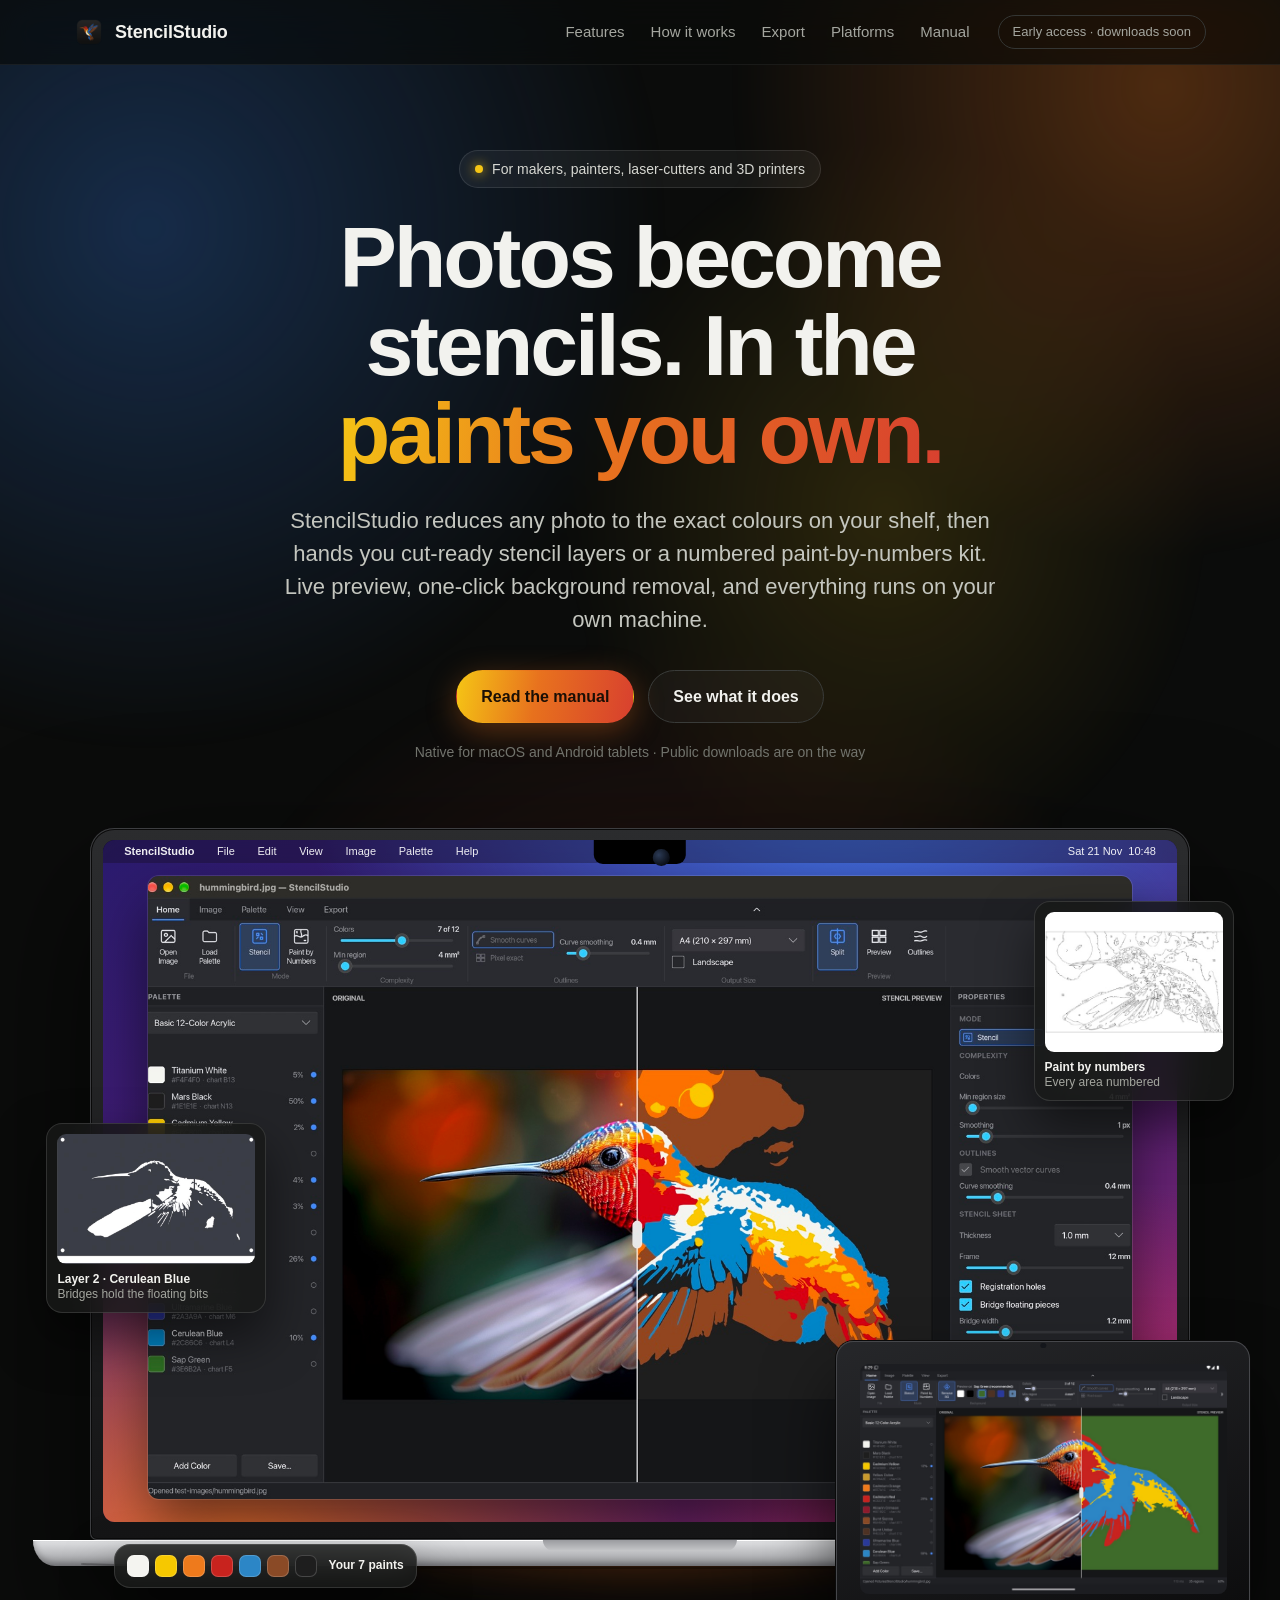
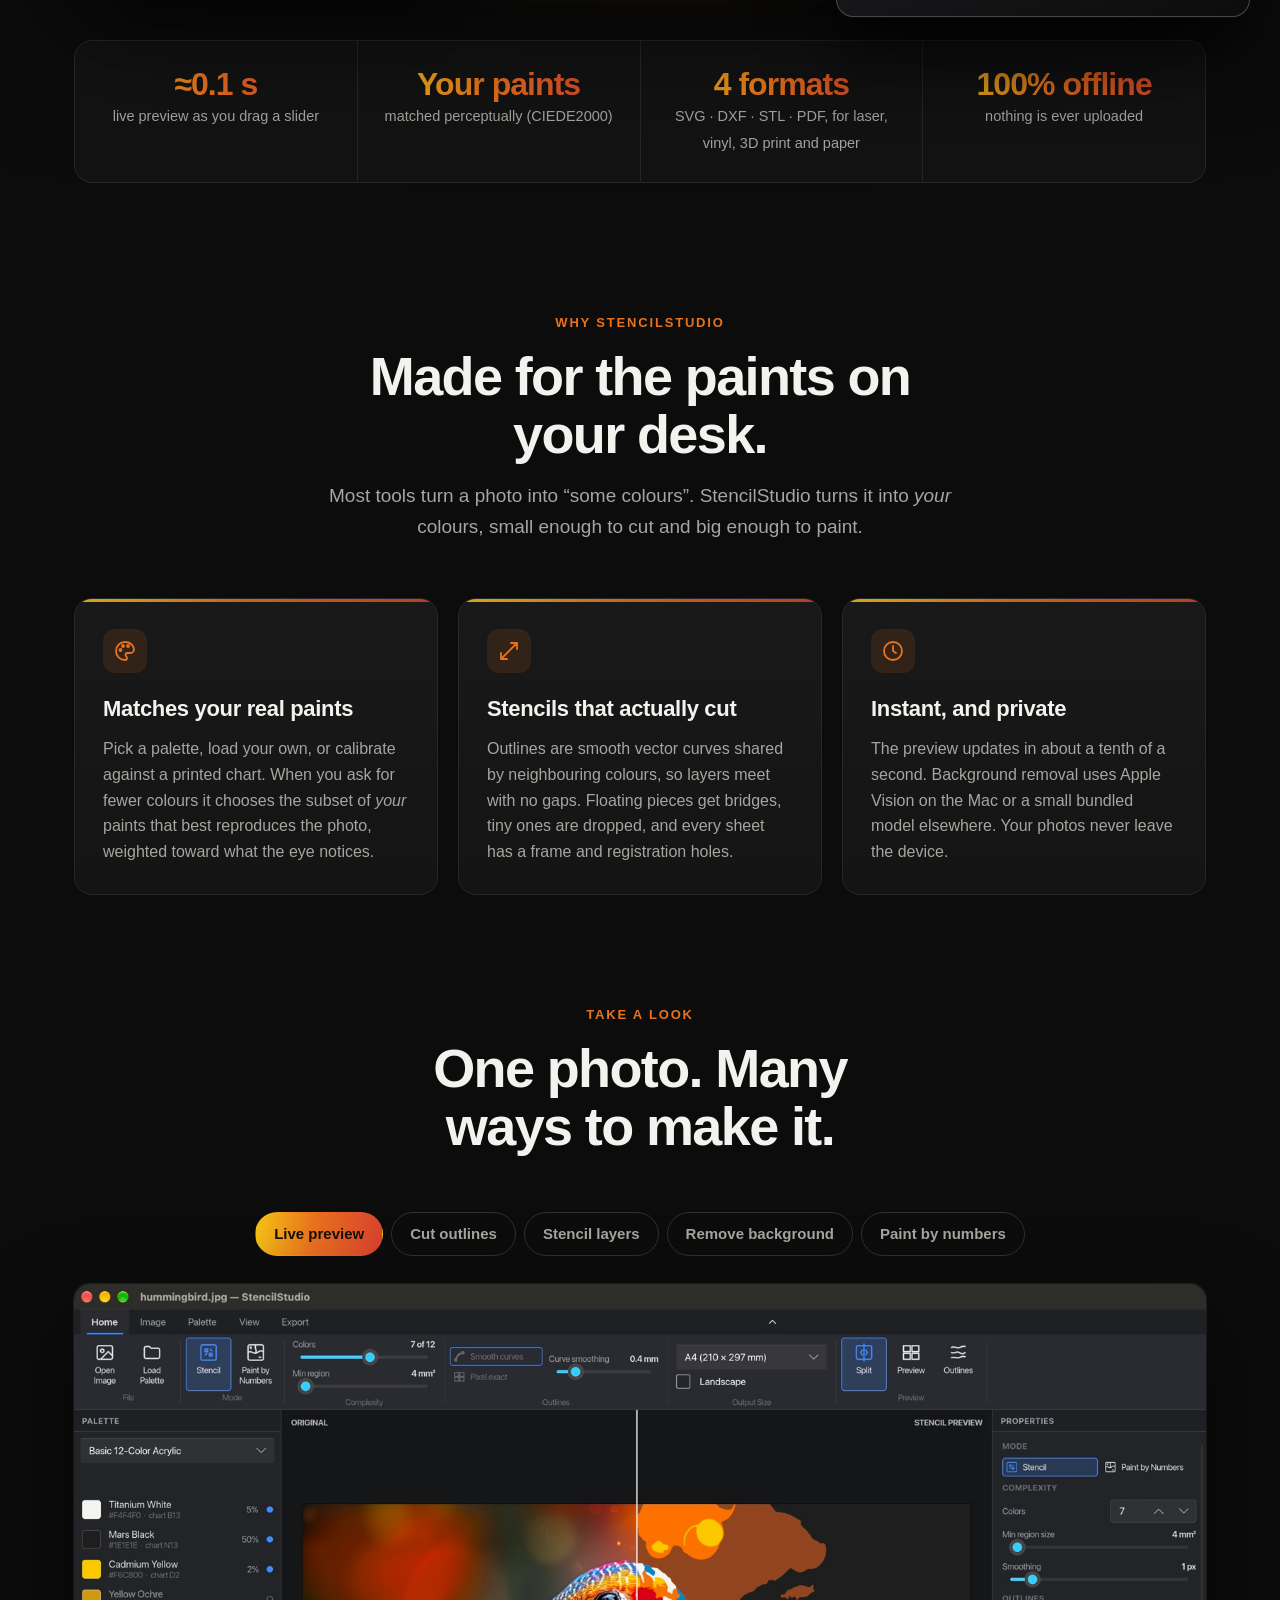
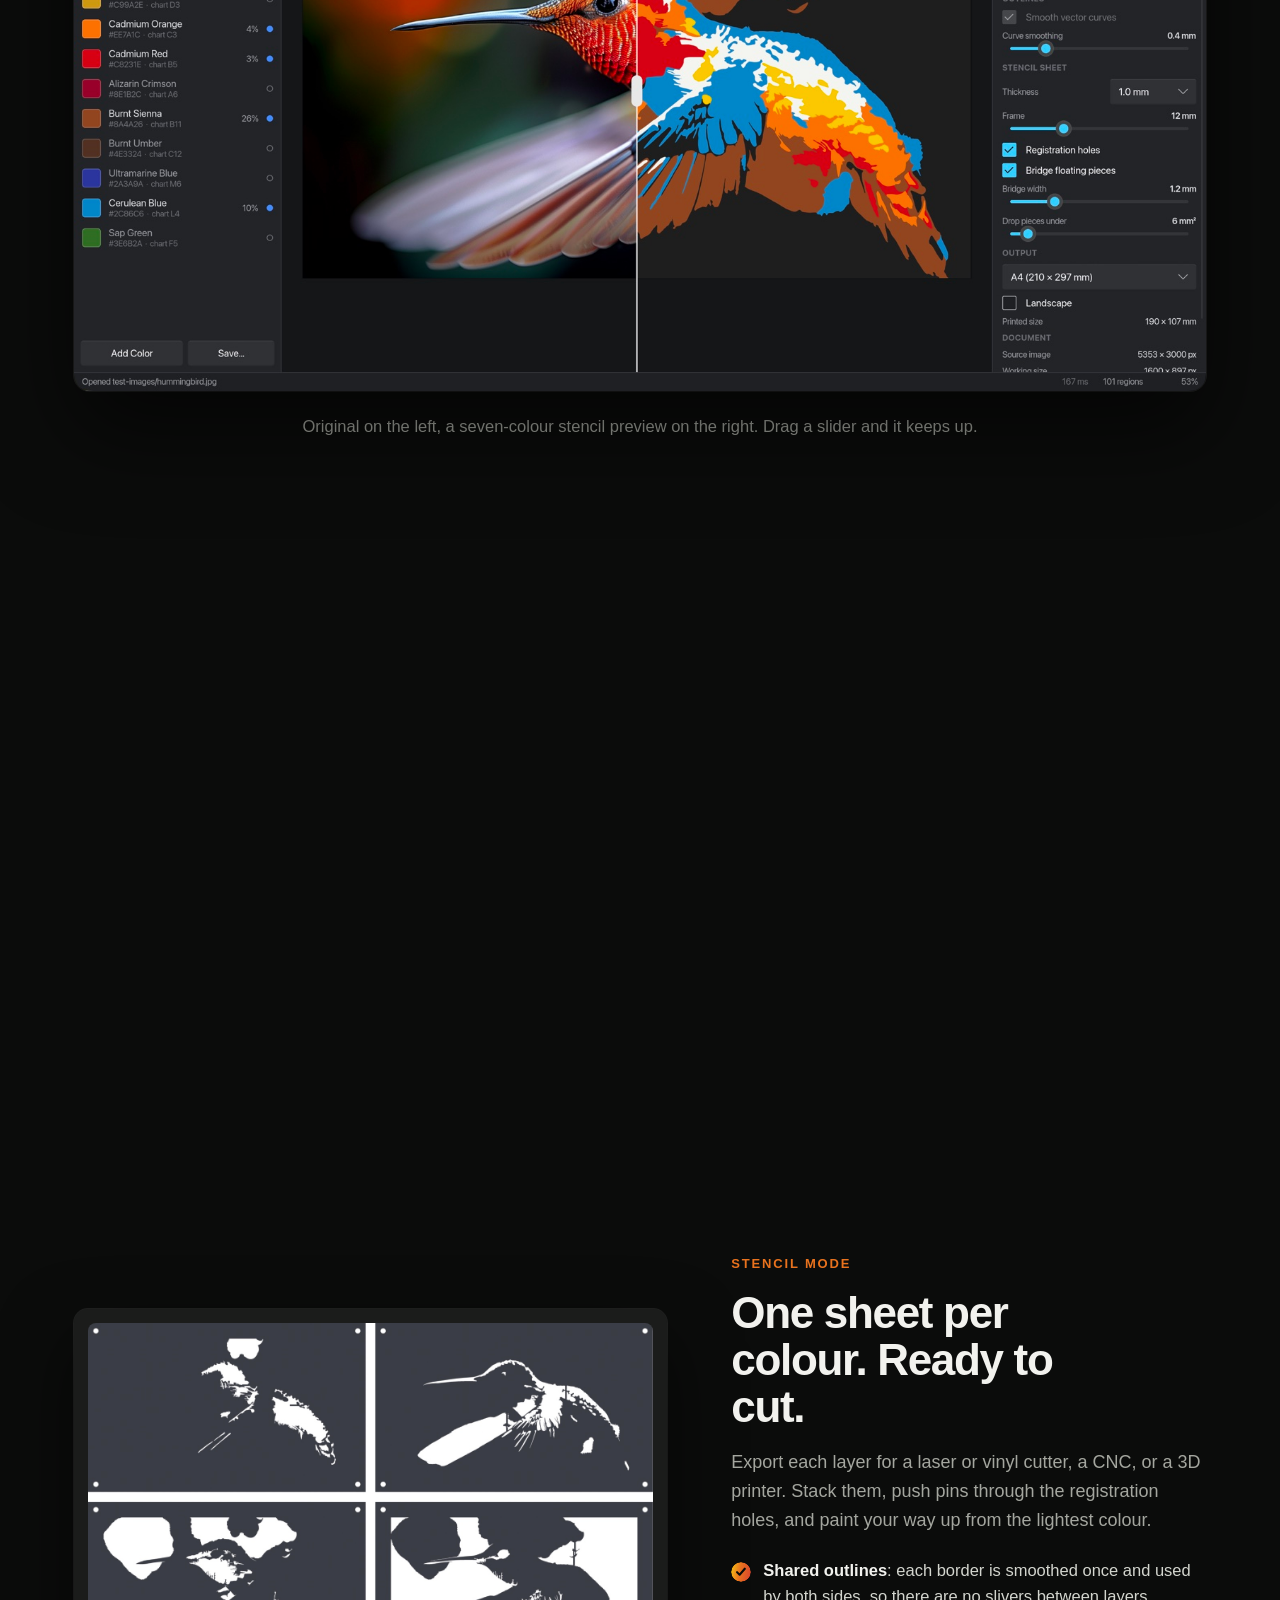
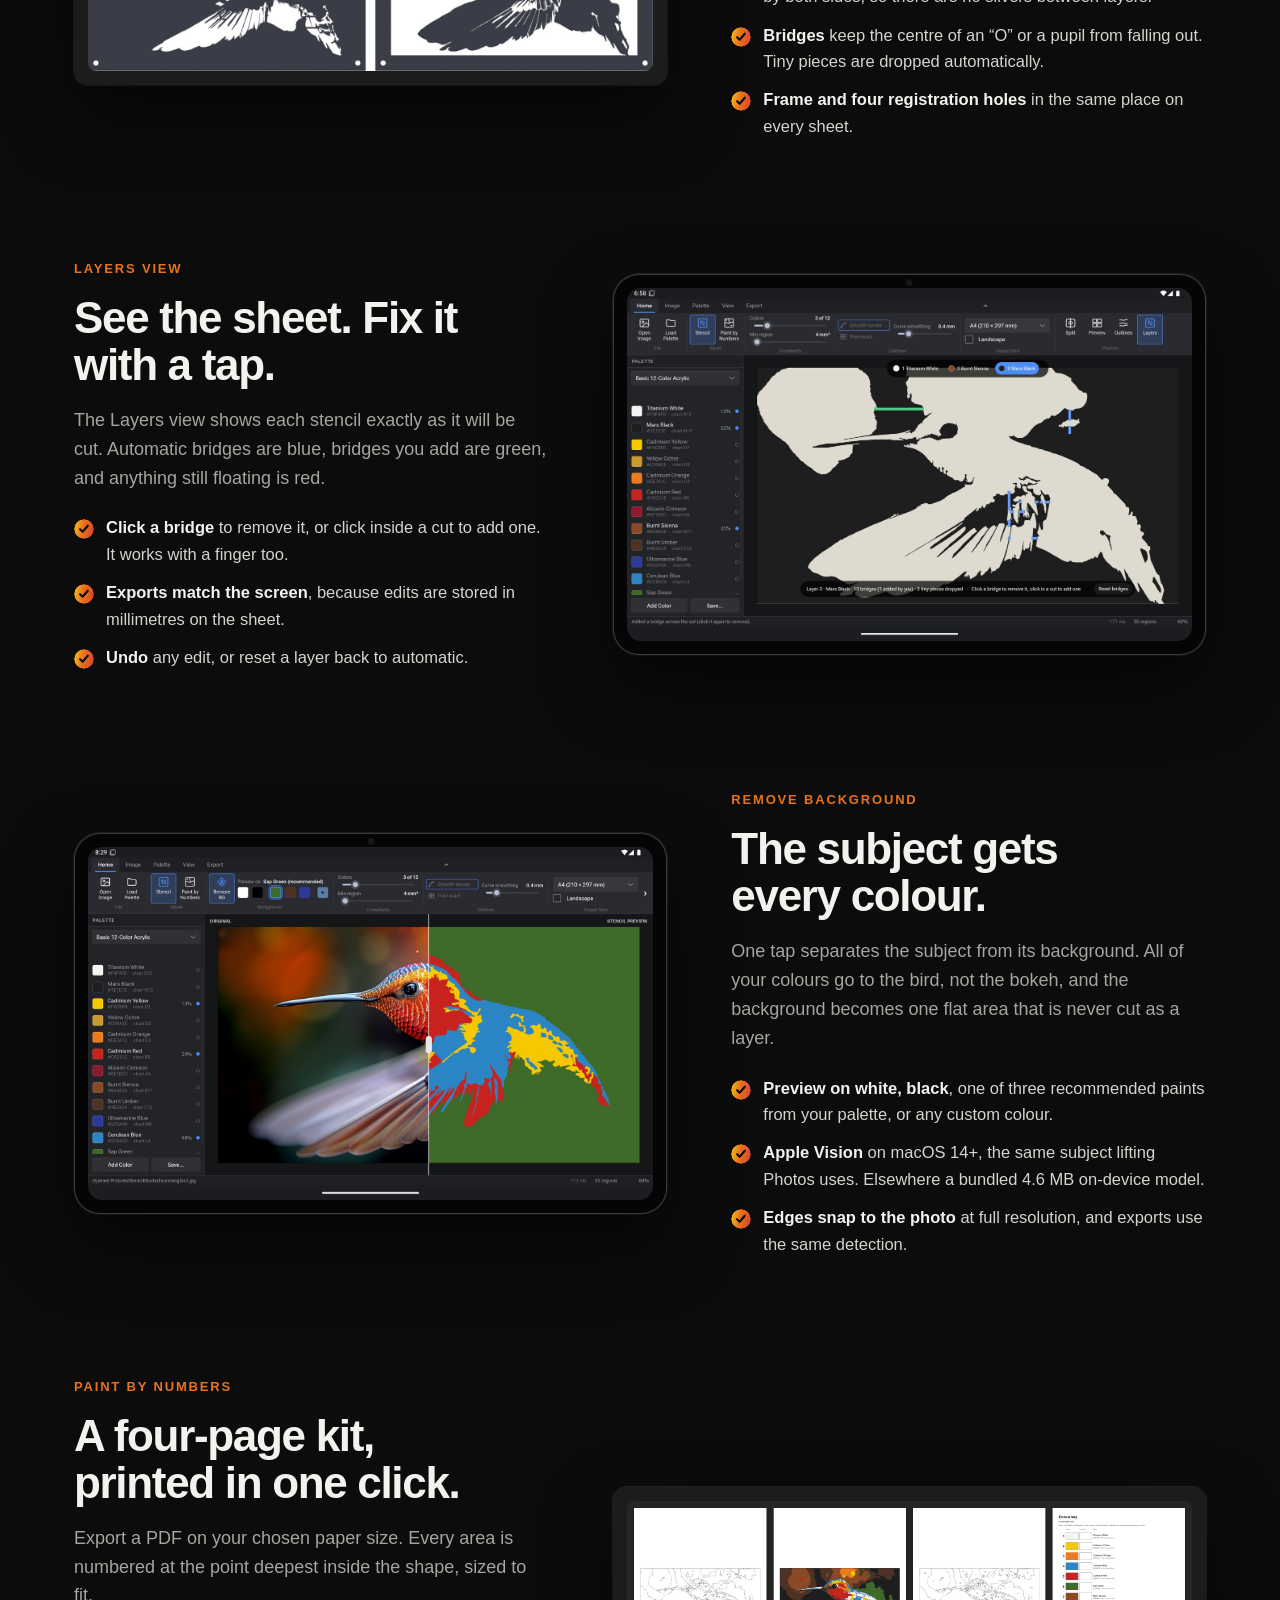
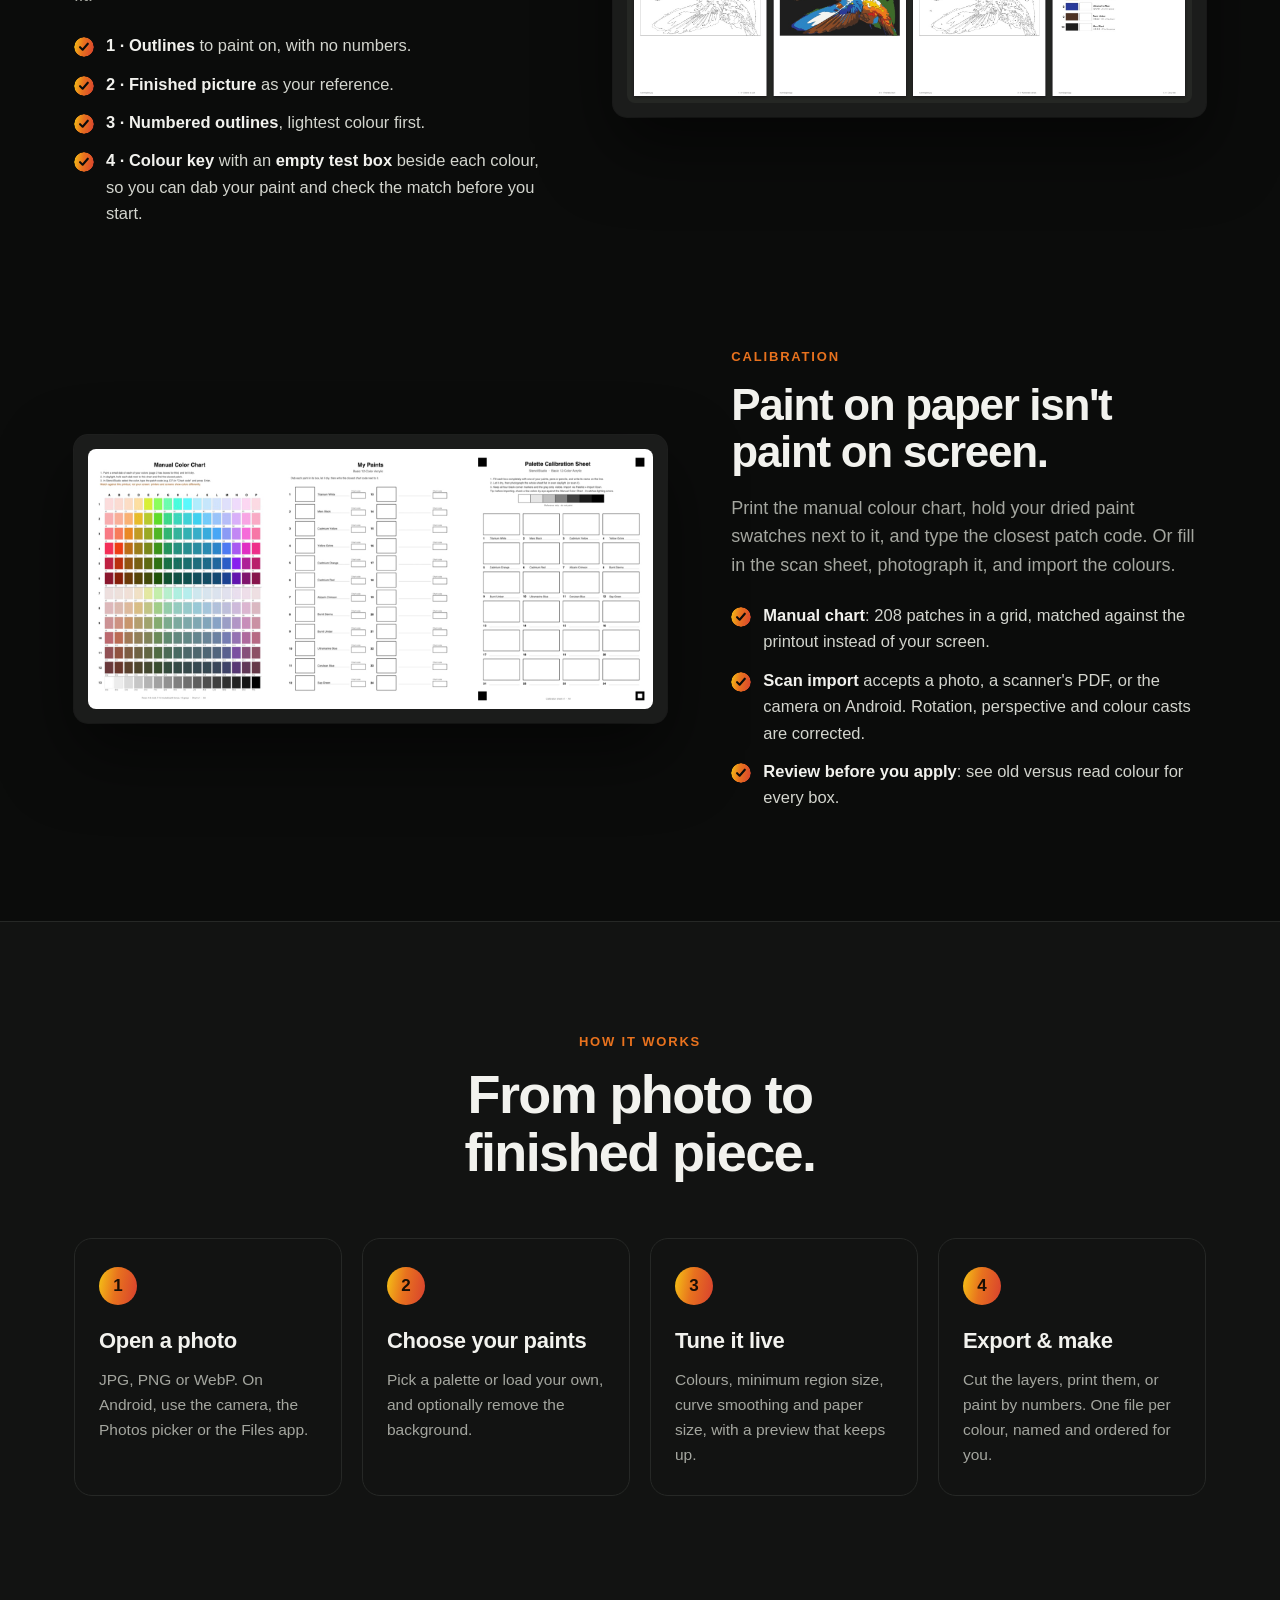
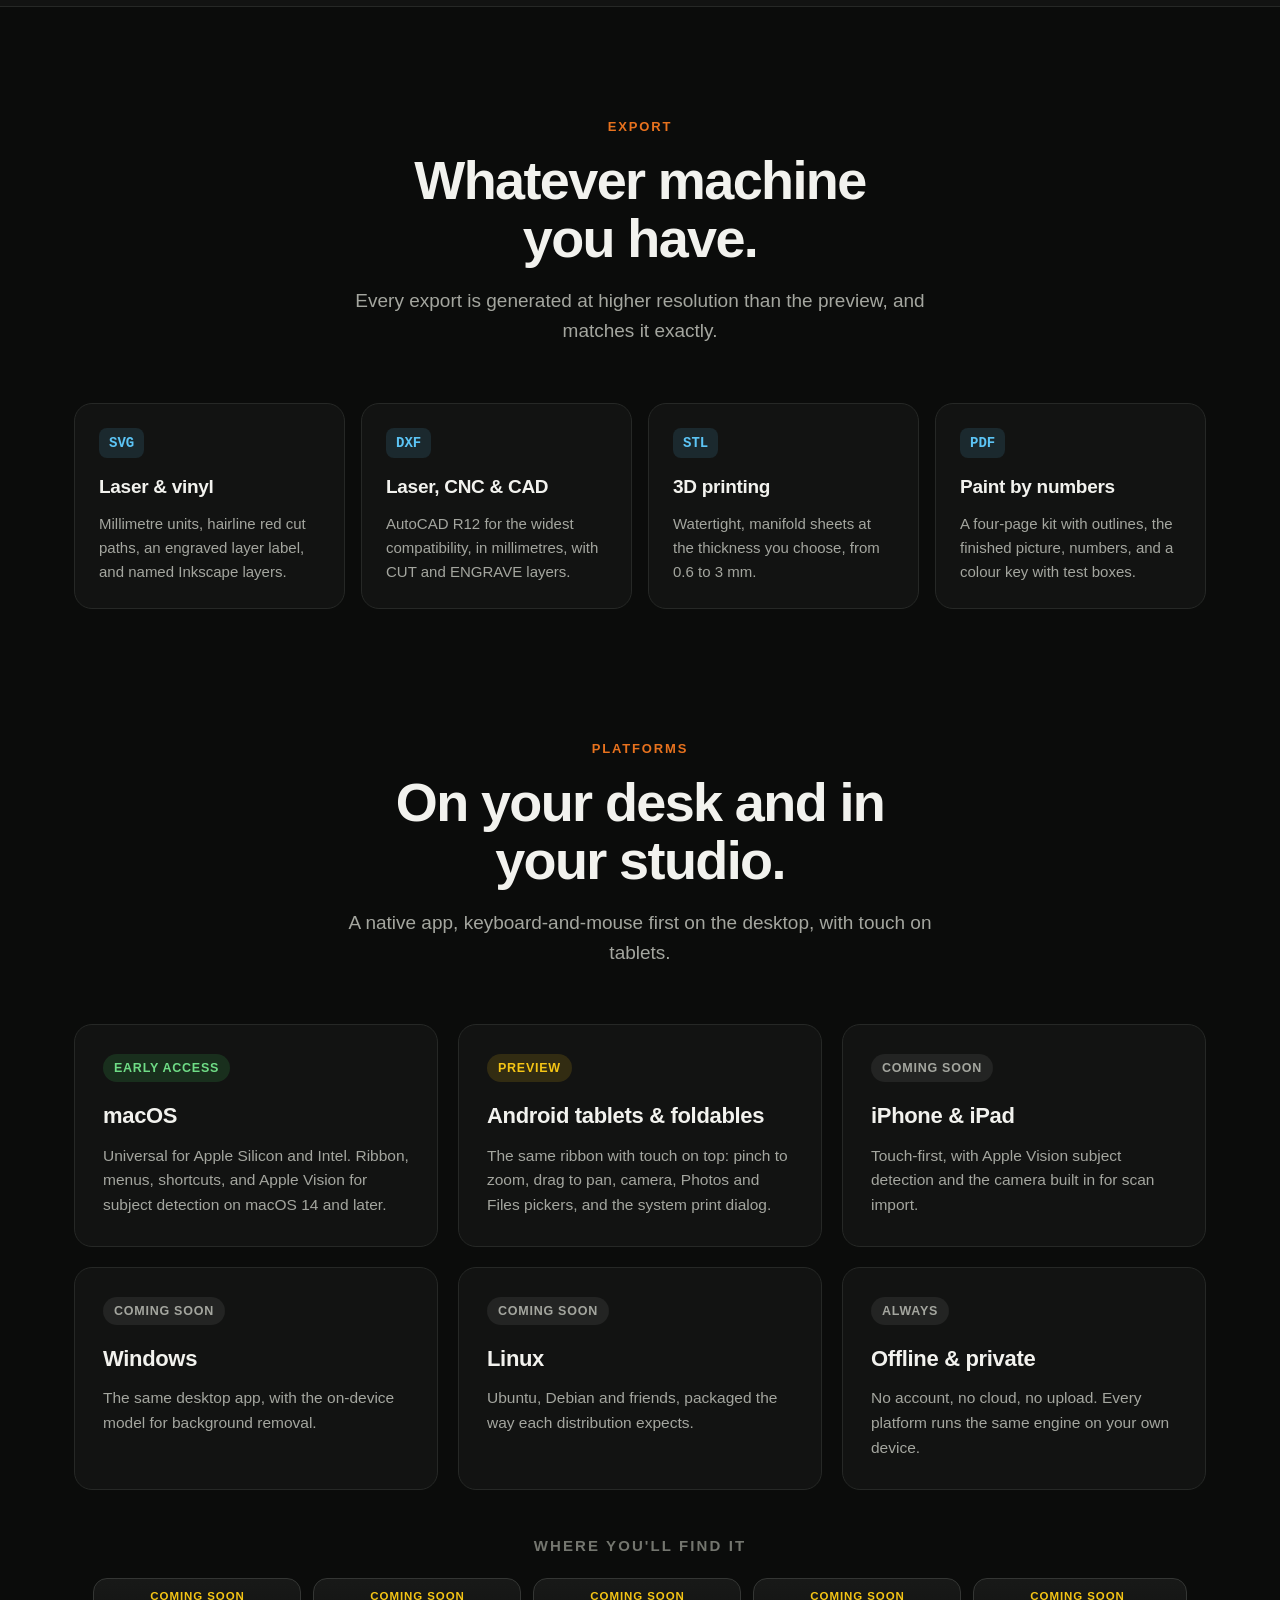
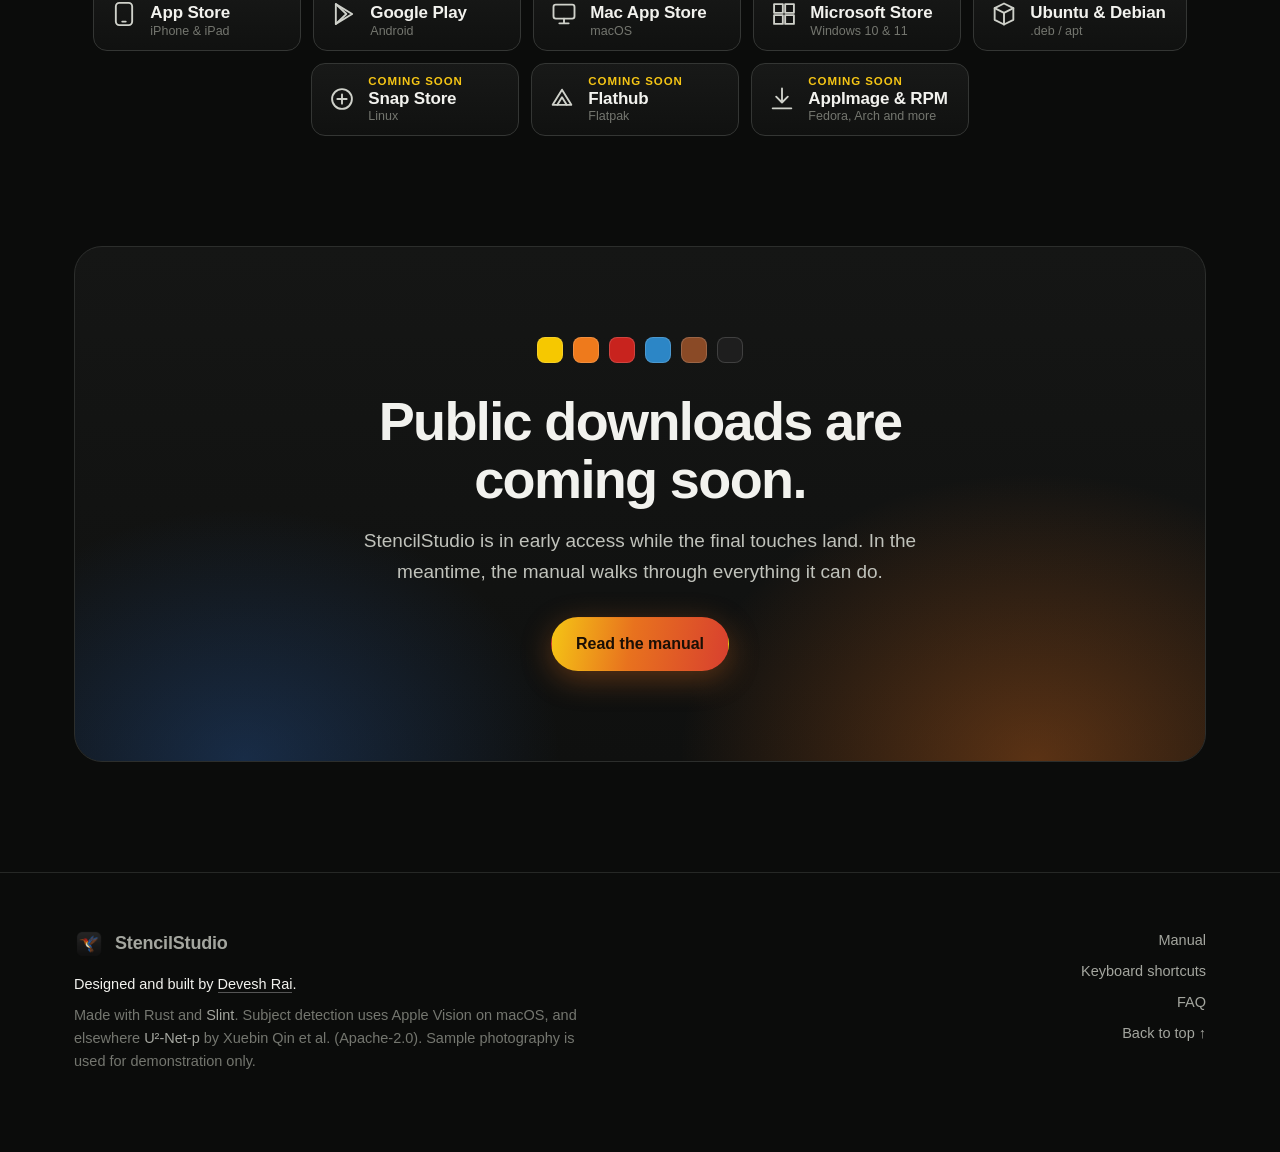
<file: docs/index.html>
<!doctype html>
<html lang="en" class="no-js">
<head>
<meta charset="utf-8">
<meta name="viewport" content="width=device-width, initial-scale=1">
<title>StencilStudio — Turn any photo into stencils and paint-by-numbers</title>
<meta name="description" content="StencilStudio turns any photo into multi-layer stencils or a paint-by-numbers kit, matched to the paints you actually own. Live preview, laser, vinyl and 3D-print export. Native on macOS and Android, fully offline.">
<meta name="theme-color" content="#0b0c0b">
<link rel="icon" type="image/png" href="img/favicon.png">
<link rel="apple-touch-icon" href="img/apple-touch-icon.png">
<meta property="og:type" content="website">
<meta property="og:title" content="StencilStudio — Photos become stencils, in the paints you own">
<meta property="og:description" content="Multi-layer stencils and paint-by-numbers kits from any photo, matched to your real paints. Laser, vinyl, 3D-print and PDF export. Fully offline.">
<meta property="og:image" content="https://deveshrai.github.io/StencilStudio/img/og.jpg">
<meta name="twitter:card" content="summary_large_image">
<link rel="stylesheet" href="style.css">
<script>document.documentElement.className = "js";</script>
<noscript><style>.rv{opacity:1!important;transform:none!important}</style></noscript>
</head>
<body>

<nav class="nav">
  <div class="wrap">
    <a class="brand" href="./"><img src="img/icon.png" alt="">StencilStudio</a>
    <ul>
      <li><a href="#features">Features</a></li>
      <li><a href="#how">How it works</a></li>
      <li><a href="#formats">Export</a></li>
      <li><a href="#platforms">Platforms</a></li>
      <li><a href="manual.html">Manual</a></li>
    </ul>
    <span class="pill-soon">Early access · downloads soon</span>
  </div>
</nav>

<header class="hero">
  <div class="wrap">
    <div class="eyebrow rv"><i></i>For makers, painters, laser-cutters and 3D printers</div>
    <h1 class="rv">Photos become stencils. In the <em>paints you own.</em></h1>
    <p class="lede rv">StencilStudio reduces any photo to the exact colours on your shelf, then hands you cut-ready stencil layers or a numbered paint-by-numbers kit. Live preview, one-click background removal, and everything runs on your own machine.</p>
    <div class="cta rv">
      <a class="btn btn-primary" href="manual.html">Read the manual</a>
      <a class="btn btn-ghost" href="#features">See what it does</a>
    </div>
    <p class="note rv">Native for macOS and Android tablets · Public downloads are on the way</p>

    <div class="stage rv">
      <div class="float f1" aria-hidden="true"><div class="thumb"></div><small><b>Layer 2 · Cerulean Blue</b>Bridges hold the floating bits</small></div>
      <div class="float f2" aria-hidden="true"><div class="thumb"></div><small><b>Paint by numbers</b>Every area numbered</small></div>
      <div class="float f3" aria-hidden="true">
        <span style="background:#f4f4f0"></span><span style="background:#f6c800"></span><span style="background:#ee7a1c"></span><span style="background:#c8231e"></span><span style="background:#2c86c6"></span><span style="background:#8a4a26"></span><span style="background:#1e1e1e"></span>
        <small><b>Your 7 paints</b></small>
      </div>
      <div class="macbook">
        <div class="lid">
          <div class="screen">
            <div class="wall"></div>
            <div class="menubar"><b>StencilStudio</b><span>File</span><span>Edit</span><span>View</span><span>Image</span><span>Palette</span><span>Help</span><span class="sp">Sat 21 Nov&nbsp;&nbsp;10:48</span></div>
            <div class="notch"></div>
            <div class="win"><img src="img/stencil-split.jpg" alt="StencilStudio on a Mac: a hummingbird photo on the left and its seven-colour stencil preview on the right" width="1600" height="1000"></div>
          </div>
        </div>
        <div class="base"></div>
        <div class="glow-floor"></div>
      </div>
      <div class="hero-tablet" aria-hidden="true"><img src="img/remove-background.jpg" alt="" width="1600" height="1000"></div>
    </div>
  </div>
</header>

<div class="strip">
  <div class="wrap">
    <div class="stats rv">
      <div class="stat"><b>≈0.1 s</b><span>live preview as you drag a slider</span></div>
      <div class="stat"><b>Your paints</b><span>matched perceptually (CIEDE2000)</span></div>
      <div class="stat"><b>4 formats</b><span>SVG · DXF · STL · PDF, for laser, vinyl, 3D print and paper</span></div>
      <div class="stat"><b>100% offline</b><span>nothing is ever uploaded</span></div>
    </div>
  </div>
</div>

<section id="features">
  <div class="wrap">
    <div class="sec-head center rv">
      <div class="kicker">Why StencilStudio</div>
      <h2>Made for the paints on your desk.</h2>
      <p>Most tools turn a photo into “some colours”. StencilStudio turns it into <em>your</em> colours, small enough to cut and big enough to paint.</p>
    </div>
    <div class="cards">
      <div class="card rv">
        <div class="ico"><svg viewBox="0 0 24 24" fill="none" stroke="currentColor" stroke-width="1.8" stroke-linecap="round" stroke-linejoin="round"><path d="M12 3a9 9 0 100 18c1.4 0 2-1 2-2 0-1.5-1.5-1.8-1.5-3 0-1 .8-2 2-2h2.5A3.5 3.5 0 0021 10.5C21 6.4 17 3 12 3z"/><circle cx="7.5" cy="11" r="1"/><circle cx="10" cy="7" r="1"/><circle cx="15" cy="7" r="1"/></svg></div>
        <h3>Matches your real paints</h3>
        <p>Pick a palette, load your own, or calibrate against a printed chart. When you ask for fewer colours it chooses the subset of <em>your</em> paints that best reproduces the photo, weighted toward what the eye notices.</p>
      </div>
      <div class="card rv">
        <div class="ico"><svg viewBox="0 0 24 24" fill="none" stroke="currentColor" stroke-width="1.8" stroke-linecap="round" stroke-linejoin="round"><path d="M4 20L20 4M14 4h6v6M4 14v6h6"/></svg></div>
        <h3>Stencils that actually cut</h3>
        <p>Outlines are smooth vector curves shared by neighbouring colours, so layers meet with no gaps. Floating pieces get bridges, tiny ones are dropped, and every sheet has a frame and registration holes.</p>
      </div>
      <div class="card rv">
        <div class="ico"><svg viewBox="0 0 24 24" fill="none" stroke="currentColor" stroke-width="1.8" stroke-linecap="round" stroke-linejoin="round"><circle cx="12" cy="12" r="9"/><path d="M12 7v5l3 2"/></svg></div>
        <h3>Instant, and private</h3>
        <p>The preview updates in about a tenth of a second. Background removal uses Apple Vision on the Mac or a small bundled model elsewhere. Your photos never leave the device.</p>
      </div>
    </div>
  </div>
</section>

<section style="padding-top:0">
  <div class="wrap">
    <div class="sec-head center rv">
      <div class="kicker">Take a look</div>
      <h2>One photo. Many ways to make it.</h2>
    </div>
    <div class="tabs rv" role="tablist" id="tabs">
      <button class="tab" role="tab" aria-selected="true" data-i="0">Live preview</button>
      <button class="tab" role="tab" aria-selected="false" data-i="1">Cut outlines</button>
      <button class="tab" role="tab" aria-selected="false" data-i="2">Stencil layers</button>
      <button class="tab" role="tab" aria-selected="false" data-i="3">Remove background</button>
      <button class="tab" role="tab" aria-selected="false" data-i="4">Paint by numbers</button>
    </div>
    <div class="show rv"><img id="showimg" src="img/stencil-split.jpg" alt="StencilStudio live split preview" width="1600" height="1000"></div>
    <p class="show-cap" id="showcap"></p>
  </div>
</section>

<section>
  <div class="wrap">
    <div class="row">
      <div class="copy rv">
        <div class="kicker">Your palette</div>
        <h2>Fewer colours. The right ones.</h2>
        <p>Choose how many colours to use and StencilStudio picks the best subset of your palette, then tells you how much of the picture each one covers.</p>
        <ul class="ticks">
          <li><b>Vivid colours count more</b>, so a red subject stays red instead of collapsing into a safe brown.</li>
          <li><b>Focus on subject</b> favours sharp, in-focus areas, so a blurry background doesn't steal the colours.</li>
          <li><b>Minimum region size in millimetres</b> at your paper size, so nothing is too small to cut or paint.</li>
        </ul>
      </div>
      <div class="shot rv"><img src="img/stencil-outlines.jpg" alt="Cut and outline view of a portrait stencil" loading="lazy" width="1600" height="1000"></div>
    </div>

    <div class="row flip" id="stencils">
      <div class="shot paper rv"><img src="img/stencil-layers.jpg" alt="Four exported stencil layers with bridges and registration holes" loading="lazy" width="1400" height="863"></div>
      <div class="copy rv">
        <div class="kicker">Stencil mode</div>
        <h2>One sheet per colour. Ready to cut.</h2>
        <p>Export each layer for a laser or vinyl cutter, a CNC, or a 3D printer. Stack them, push pins through the registration holes, and paint your way up from the lightest colour.</p>
        <ul class="ticks">
          <li><b>Shared outlines</b>: each border is smoothed once and used by both sides, so there are no slivers between layers.</li>
          <li><b>Bridges</b> keep the centre of an “O” or a pupil from falling out. Tiny pieces are dropped automatically.</li>
          <li><b>Frame and four registration holes</b> in the same place on every sheet.</li>
        </ul>
      </div>
    </div>

    <div class="row">
      <div class="copy rv">
        <div class="kicker">Layers view</div>
        <h2>See the sheet. Fix it with a tap.</h2>
        <p>The Layers view shows each stencil exactly as it will be cut. Automatic bridges are blue, bridges you add are green, and anything still floating is red.</p>
        <ul class="ticks">
          <li><b>Click a bridge</b> to remove it, or click inside a cut to add one. It works with a finger too.</li>
          <li><b>Exports match the screen</b>, because edits are stored in millimetres on the sheet.</li>
          <li><b>Undo</b> any edit, or reset a layer back to automatic.</li>
        </ul>
      </div>
      <div class="tablet rv"><img src="img/layers-bridges.jpg" alt="The Layers view on an Android tablet showing a stencil layer with blue and green bridges" loading="lazy" width="1400" height="875"></div>
    </div>

    <div class="row flip">
      <div class="tablet rv"><img src="img/remove-background.jpg" alt="StencilStudio on a tablet with the hummingbird's background removed and replaced with green" loading="lazy" width="1600" height="1000"></div>
      <div class="copy rv">
        <div class="kicker">Remove background</div>
        <h2>The subject gets every colour.</h2>
        <p>One tap separates the subject from its background. All of your colours go to the bird, not the bokeh, and the background becomes one flat area that is never cut as a layer.</p>
        <ul class="ticks">
          <li><b>Preview on white, black</b>, one of three recommended paints from your palette, or any custom colour.</li>
          <li><b>Apple Vision</b> on macOS 14+, the same subject lifting Photos uses. Elsewhere a bundled 4.6 MB on-device model.</li>
          <li><b>Edges snap to the photo</b> at full resolution, and exports use the same detection.</li>
        </ul>
      </div>
    </div>

    <div class="row" id="pbn">
      <div class="copy rv">
        <div class="kicker">Paint by numbers</div>
        <h2>A four-page kit, printed in one click.</h2>
        <p>Export a PDF on your chosen paper size. Every area is numbered at the point deepest inside the shape, sized to fit.</p>
        <ul class="ticks">
          <li><b>1 · Outlines</b> to paint on, with no numbers.</li>
          <li><b>2 · Finished picture</b> as your reference.</li>
          <li><b>3 · Numbered outlines</b>, lightest colour first.</li>
          <li><b>4 · Colour key</b> with an <b>empty test box</b> beside each colour, so you can dab your paint and check the match before you start.</li>
        </ul>
      </div>
      <div class="shot paper rv"><img src="img/paint-by-numbers-pdf.jpg" alt="The four pages of the paint-by-numbers PDF: outlines, finished picture, numbered outlines and colour key" loading="lazy" width="1904" height="679"></div>
    </div>

    <div class="row flip" id="calibrate">
      <div class="shot paper rv"><img src="img/calibration.jpg" alt="The Manual Color Chart, the My Paints record sheet and the scan sheet" loading="lazy" width="1600" height="736"></div>
      <div class="copy rv">
        <div class="kicker">Calibration</div>
        <h2>Paint on paper isn't paint on screen.</h2>
        <p>Print the manual colour chart, hold your dried paint swatches next to it, and type the closest patch code. Or fill in the scan sheet, photograph it, and import the colours.</p>
        <ul class="ticks">
          <li><b>Manual chart</b>: 208 patches in a grid, matched against the printout instead of your screen.</li>
          <li><b>Scan import</b> accepts a photo, a scanner's PDF, or the camera on Android. Rotation, perspective and colour casts are corrected.</li>
          <li><b>Review before you apply</b>: see old versus read colour for every box.</li>
        </ul>
      </div>
    </div>
  </div>
</section>

<section id="how" style="background:var(--bg-2);border-block:1px solid var(--line)">
  <div class="wrap">
    <div class="sec-head center rv">
      <div class="kicker">How it works</div>
      <h2>From photo to finished piece.</h2>
    </div>
    <div class="steps">
      <div class="step rv"><h3>Open a photo</h3><p>JPG, PNG or WebP. On Android, use the camera, the Photos picker or the Files app.</p></div>
      <div class="step rv"><h3>Choose your paints</h3><p>Pick a palette or load your own, and optionally remove the background.</p></div>
      <div class="step rv"><h3>Tune it live</h3><p>Colours, minimum region size, curve smoothing and paper size, with a preview that keeps up.</p></div>
      <div class="step rv"><h3>Export &amp; make</h3><p>Cut the layers, print them, or paint by numbers. One file per colour, named and ordered for you.</p></div>
    </div>
  </div>
</section>

<section id="formats">
  <div class="wrap">
    <div class="sec-head center rv">
      <div class="kicker">Export</div>
      <h2>Whatever machine you have.</h2>
      <p>Every export is generated at higher resolution than the preview, and matches it exactly.</p>
    </div>
    <div class="formats">
      <div class="fmt rv"><b>SVG</b><h3>Laser &amp; vinyl</h3><p>Millimetre units, hairline red cut paths, an engraved layer label, and named Inkscape layers.</p></div>
      <div class="fmt rv"><b>DXF</b><h3>Laser, CNC &amp; CAD</h3><p>AutoCAD R12 for the widest compatibility, in millimetres, with CUT and ENGRAVE layers.</p></div>
      <div class="fmt rv"><b>STL</b><h3>3D printing</h3><p>Watertight, manifold sheets at the thickness you choose, from 0.6 to 3 mm.</p></div>
      <div class="fmt rv"><b>PDF</b><h3>Paint by numbers</h3><p>A four-page kit with outlines, the finished picture, numbers, and a colour key with test boxes.</p></div>
    </div>
  </div>
</section>

<section id="platforms" style="padding-top:20px">
  <div class="wrap">
    <div class="sec-head center rv">
      <div class="kicker">Platforms</div>
      <h2>On your desk and in your studio.</h2>
      <p>A native app, keyboard-and-mouse first on the desktop, with touch on tablets.</p>
    </div>
    <div class="plats">
      <div class="plat rv"><span class="tag now">Early access</span><h3>macOS</h3><p>Universal for Apple Silicon and Intel. Ribbon, menus, shortcuts, and Apple Vision for subject detection on macOS 14 and later.</p></div>
      <div class="plat rv"><span class="tag preview">Preview</span><h3>Android tablets &amp; foldables</h3><p>The same ribbon with touch on top: pinch to zoom, drag to pan, camera, Photos and Files pickers, and the system print dialog.</p></div>
      <div class="plat rv"><span class="tag later">Coming soon</span><h3>iPhone &amp; iPad</h3><p>Touch-first, with Apple Vision subject detection and the camera built in for scan import.</p></div>
      <div class="plat rv"><span class="tag later">Coming soon</span><h3>Windows</h3><p>The same desktop app, with the on-device model for background removal.</p></div>
      <div class="plat rv"><span class="tag later">Coming soon</span><h3>Linux</h3><p>Ubuntu, Debian and friends, packaged the way each distribution expects.</p></div>
      <div class="plat rv"><span class="tag later">Always</span><h3>Offline &amp; private</h3><p>No account, no cloud, no upload. Every platform runs the same engine on your own device.</p></div>
    </div>
    <div class="stores rv">
      <h3>Where you'll find it</h3>
      <div class="badges">
        <div class="badge"><svg viewBox="0 0 24 24" fill="none" stroke="currentColor" stroke-width="1.6" stroke-linecap="round" stroke-linejoin="round"><rect x="5" y="2.5" width="14" height="19" rx="3"/><path d="M10.5 18.5h3"/></svg><div><small>Coming soon</small><b>App Store</b><span>iPhone &amp; iPad</span></div></div>
        <div class="badge"><svg viewBox="0 0 24 24" fill="none" stroke="currentColor" stroke-width="1.6" stroke-linecap="round" stroke-linejoin="round"><path d="M5 3.5l14 8.5-14 8.5z"/><path d="M5 3.5l9 8.5M5 20.5l9-8.5"/></svg><div><small>Coming soon</small><b>Google Play</b><span>Android</span></div></div>
        <div class="badge"><svg viewBox="0 0 24 24" fill="none" stroke="currentColor" stroke-width="1.6" stroke-linecap="round" stroke-linejoin="round"><rect x="3" y="4" width="18" height="12" rx="2"/><path d="M8 20h8M12 16v4"/></svg><div><small>Coming soon</small><b>Mac App Store</b><span>macOS</span></div></div>
        <div class="badge"><svg viewBox="0 0 24 24" fill="none" stroke="currentColor" stroke-width="1.6" stroke-linecap="round" stroke-linejoin="round"><rect x="3.5" y="3.5" width="7.5" height="7.5"/><rect x="13" y="3.5" width="7.5" height="7.5"/><rect x="3.5" y="13" width="7.5" height="7.5"/><rect x="13" y="13" width="7.5" height="7.5"/></svg><div><small>Coming soon</small><b>Microsoft Store</b><span>Windows 10 &amp; 11</span></div></div>
        <div class="badge"><svg viewBox="0 0 24 24" fill="none" stroke="currentColor" stroke-width="1.6" stroke-linecap="round" stroke-linejoin="round"><path d="M4 7l8-4 8 4v10l-8 4-8-4z"/><path d="M4 7l8 4 8-4M12 11v10"/></svg><div><small>Coming soon</small><b>Ubuntu &amp; Debian</b><span>.deb / apt</span></div></div>
        <div class="badge"><svg viewBox="0 0 24 24" fill="none" stroke="currentColor" stroke-width="1.6" stroke-linecap="round" stroke-linejoin="round"><circle cx="12" cy="12" r="8.5"/><path d="M8 12h8M12 8v8"/></svg><div><small>Coming soon</small><b>Snap Store</b><span>Linux</span></div></div>
        <div class="badge"><svg viewBox="0 0 24 24" fill="none" stroke="currentColor" stroke-width="1.6" stroke-linecap="round" stroke-linejoin="round"><path d="M4 17l8-13 8 13z"/><path d="M8 17l4-6.5 4 6.5"/></svg><div><small>Coming soon</small><b>Flathub</b><span>Flatpak</span></div></div>
        <div class="badge"><svg viewBox="0 0 24 24" fill="none" stroke="currentColor" stroke-width="1.6" stroke-linecap="round" stroke-linejoin="round"><path d="M12 3v12M7 10l5 5 5-5M4 20h16"/></svg><div><small>Coming soon</small><b>AppImage &amp; RPM</b><span>Fedora, Arch and more</span></div></div>
      </div>
    </div>
  </div>
</section>

<section style="padding-top:0">
  <div class="wrap">
    <div class="final rv">
      <div class="chips" style="margin-bottom:30px"><i style="background:#f6c800"></i><i style="background:#ee7a1c"></i><i style="background:#c8231e"></i><i style="background:#2c86c6"></i><i style="background:#8a4a26"></i><i style="background:#1e1e1e"></i></div>
      <h2>Public downloads are coming soon.</h2>
      <p>StencilStudio is in early access while the final touches land. In the meantime, the manual walks through everything it can do.</p>
      <a class="btn btn-primary" href="manual.html">Read the manual</a>
    </div>
  </div>
</section>

<footer>
  <div class="wrap foot">
    <div>
      <a class="brand" href="./"><img src="img/icon.png" alt="">StencilStudio</a>
      <p class="credit">Designed and built by <a href="https://github.com/deveshrai">Devesh Rai</a>.</p>
      <p>Made with Rust and <a href="https://slint.dev">Slint</a>. Subject detection uses Apple Vision on macOS, and elsewhere <a href="https://github.com/xuebinqin/U-2-Net">U²-Net-p</a> by Xuebin Qin et al. (Apache-2.0). Sample photography is used for demonstration only.</p>
    </div>
    <div class="links">
      <a href="manual.html">Manual</a>
      <a href="manual.html#shortcuts">Keyboard shortcuts</a>
      <a href="manual.html#faq">FAQ</a>
      <a href="#top" onclick="window.scrollTo({top:0})">Back to top ↑</a>
    </div>
  </div>
</footer>

<script>
(function () {
  var io = "IntersectionObserver" in window ? new IntersectionObserver(function (es) {
    es.forEach(function (e) { if (e.isIntersecting) { e.target.classList.add("in"); io.unobserve(e.target); } });
  }, { threshold: 0.12, rootMargin: "0px 0px -6% 0px" }) : null;
  document.querySelectorAll(".rv").forEach(function (el) { io ? io.observe(el) : el.classList.add("in"); });

  var shots = [
    ["img/stencil-split.jpg", "Original on the left, a seven-colour stencil preview on the right. Drag a slider and it keeps up."],
    ["img/stencil-outlines.jpg", "The cut view shows exactly where the blade, laser or printer will go, as smooth vector curves."],
    ["img/stencil-layers.jpg", "One sheet per colour, lightest first, each with a frame, registration holes and bridges."],
    ["img/remove-background.jpg", "Remove the background and preview on a recommended paint colour, here on a tablet."],
    ["img/paint-by-numbers.jpg", "Paint-by-numbers mode uses the same colour engine, so every cell is big enough to paint."]
  ];
  var img = document.getElementById("showimg"), cap = document.getElementById("showcap"), tabs = document.querySelectorAll(".tab");
  function pick(i) {
    tabs.forEach(function (t, k) { t.setAttribute("aria-selected", k === i ? "true" : "false"); });
    img.style.opacity = 0;
    setTimeout(function () { img.src = shots[i][0]; cap.textContent = shots[i][1]; img.style.opacity = 1; }, 160);
  }
  tabs.forEach(function (t) { t.addEventListener("click", function () { pick(+t.dataset.i); }); });
  cap.textContent = shots[0][1];
  shots.forEach(function (s) { var p = new Image(); p.src = s[0]; });
})();
</script>
</body>
</html>
</file>
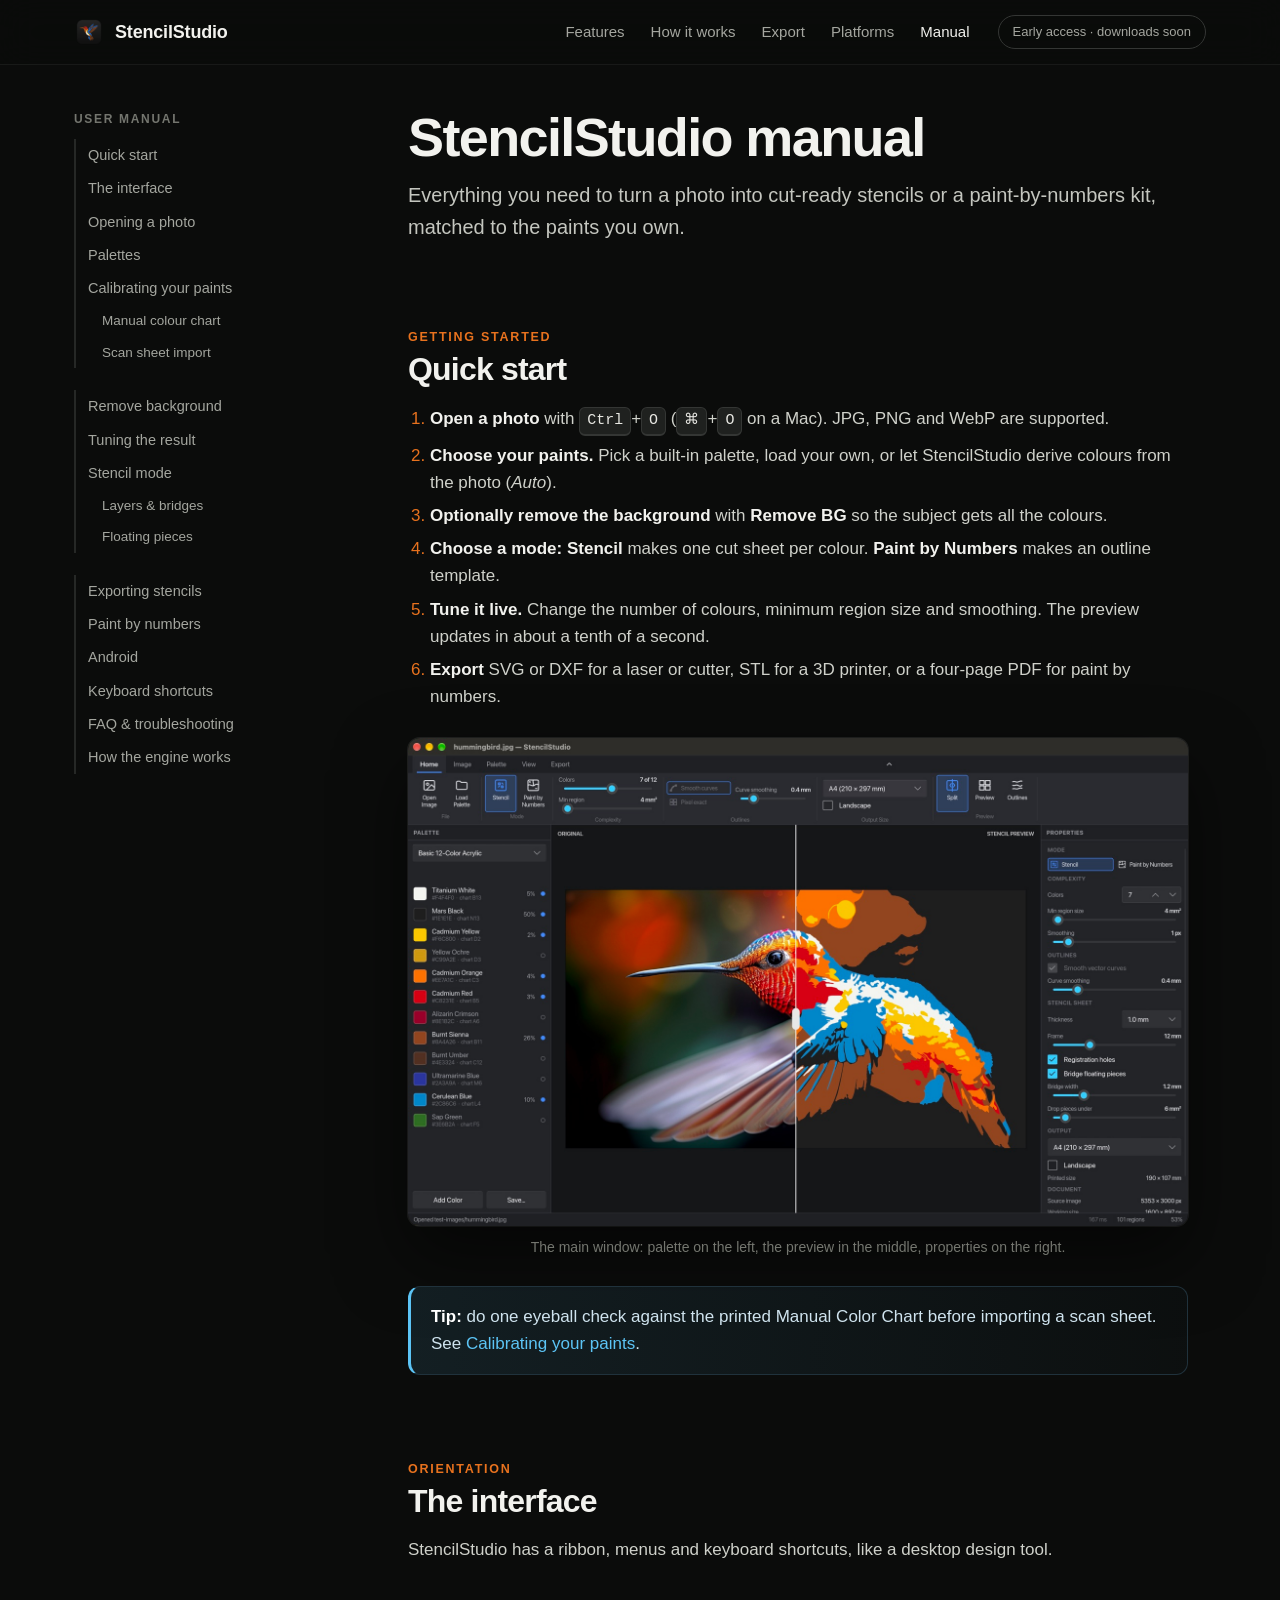
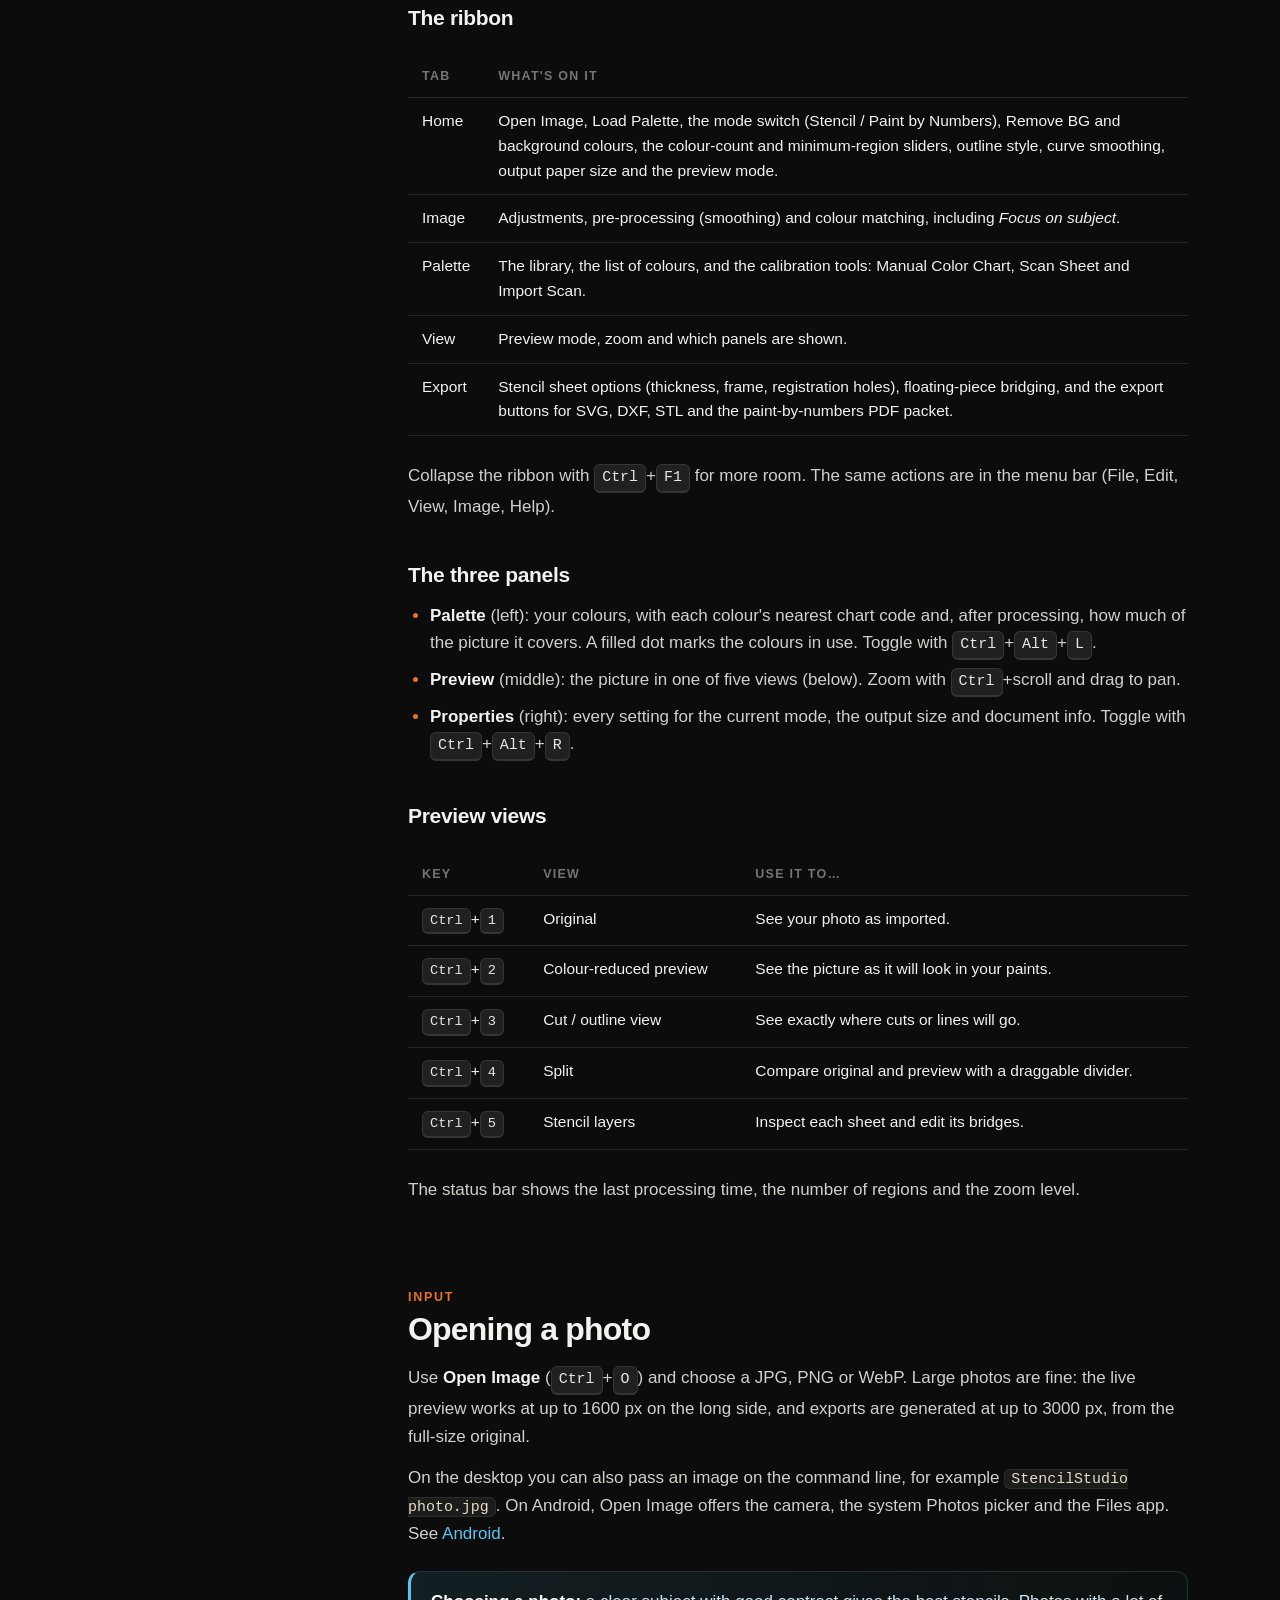
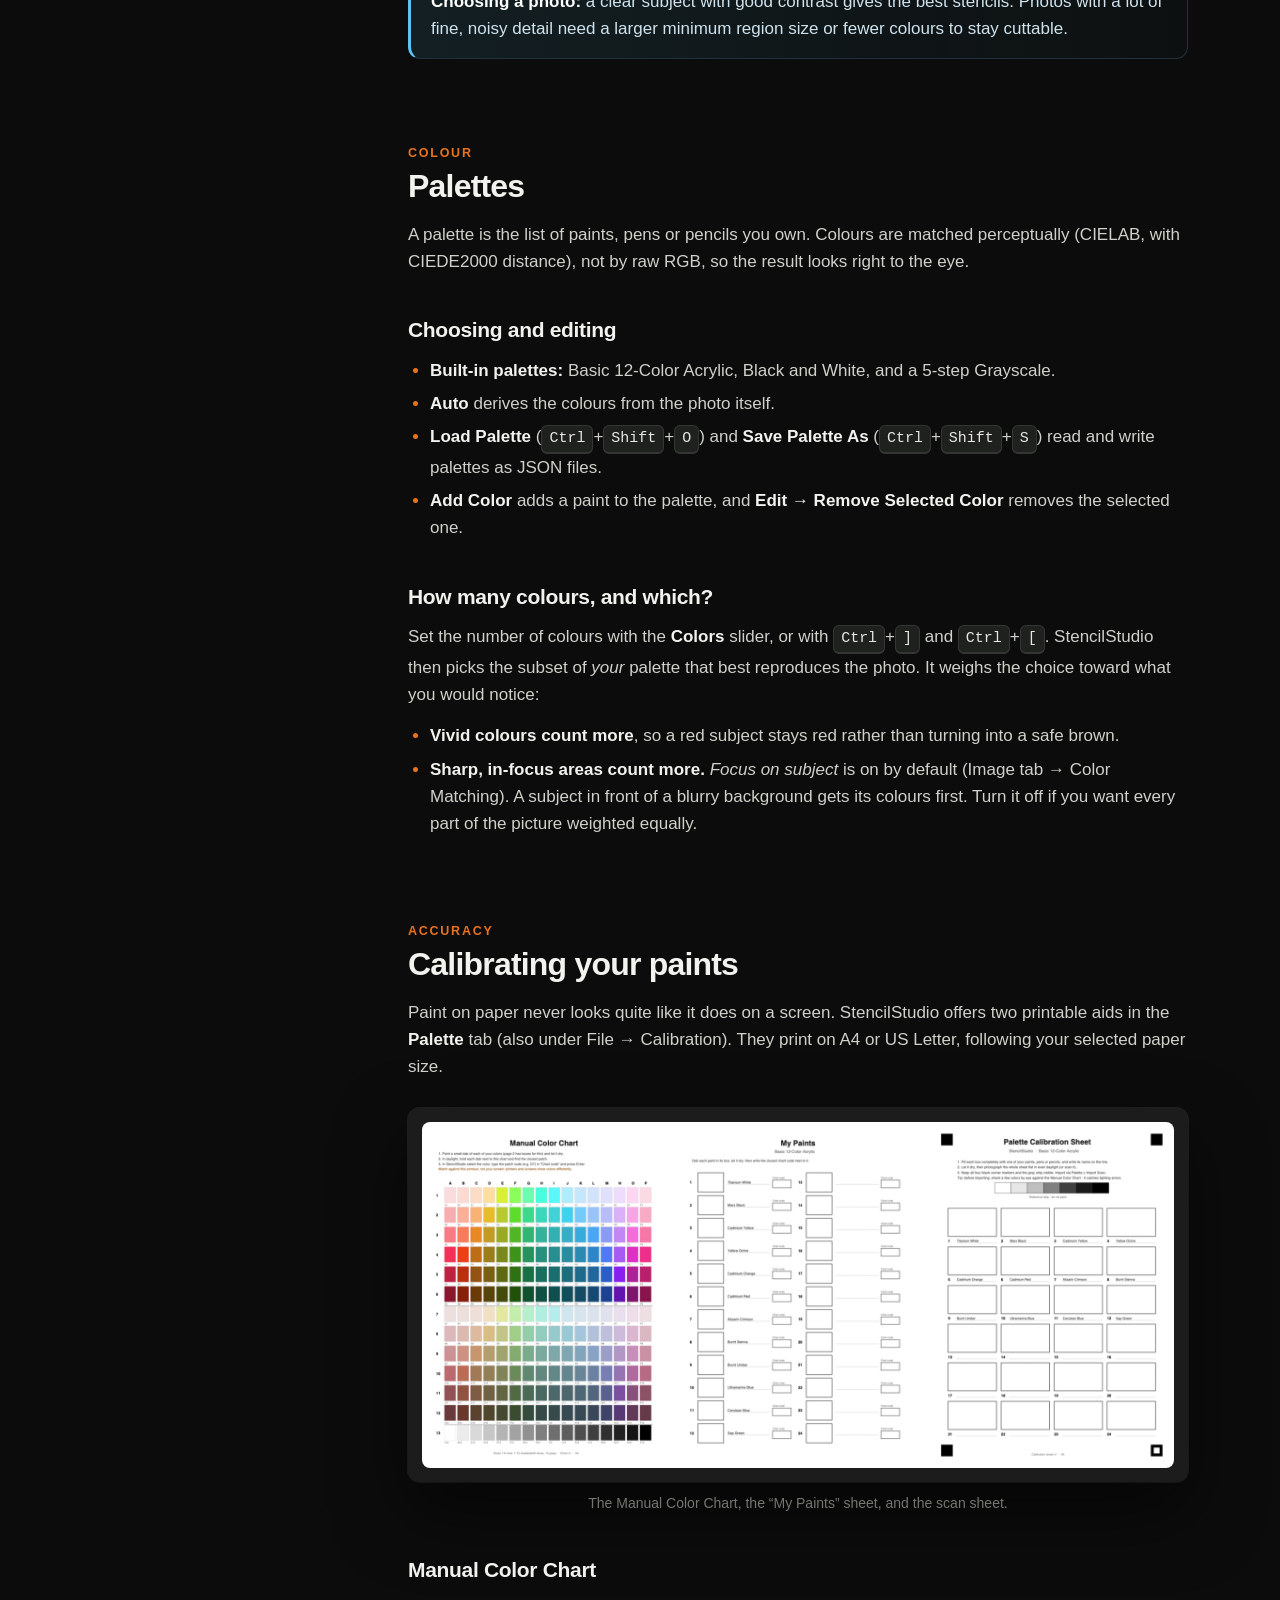
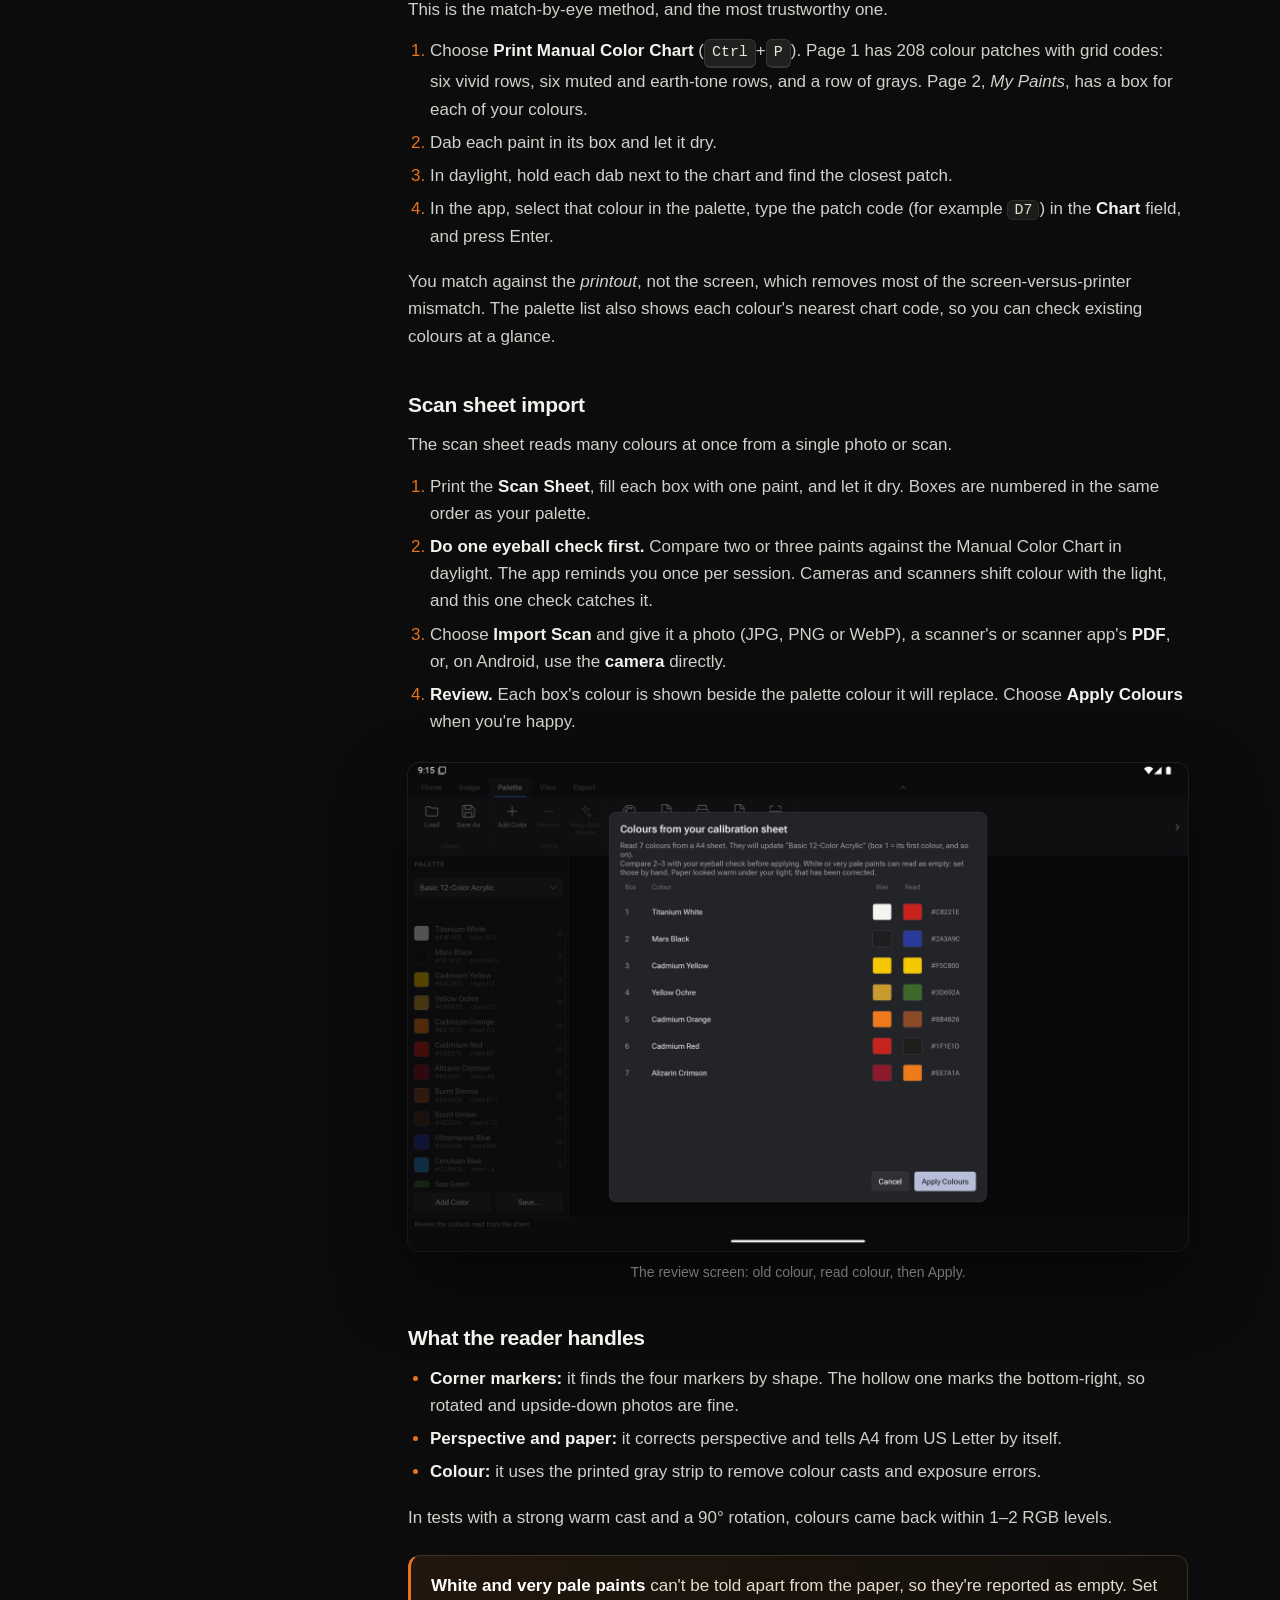
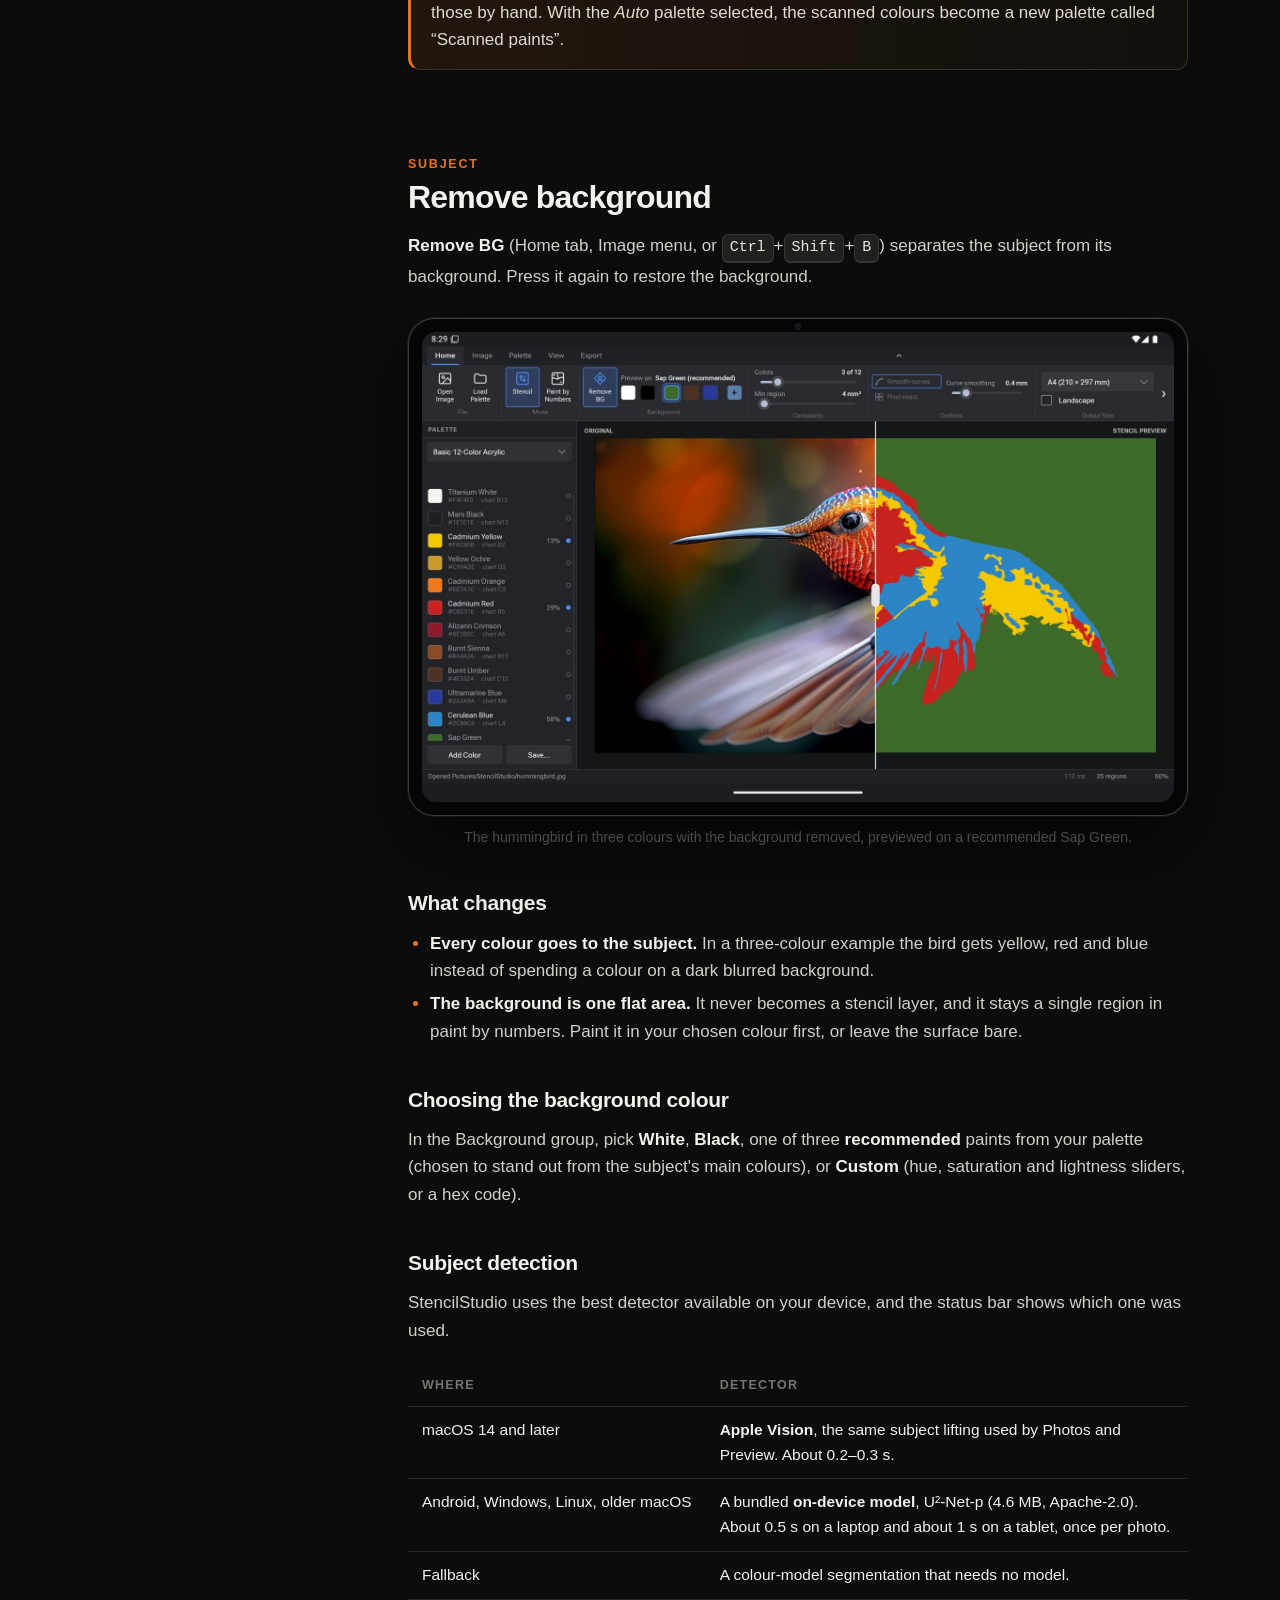
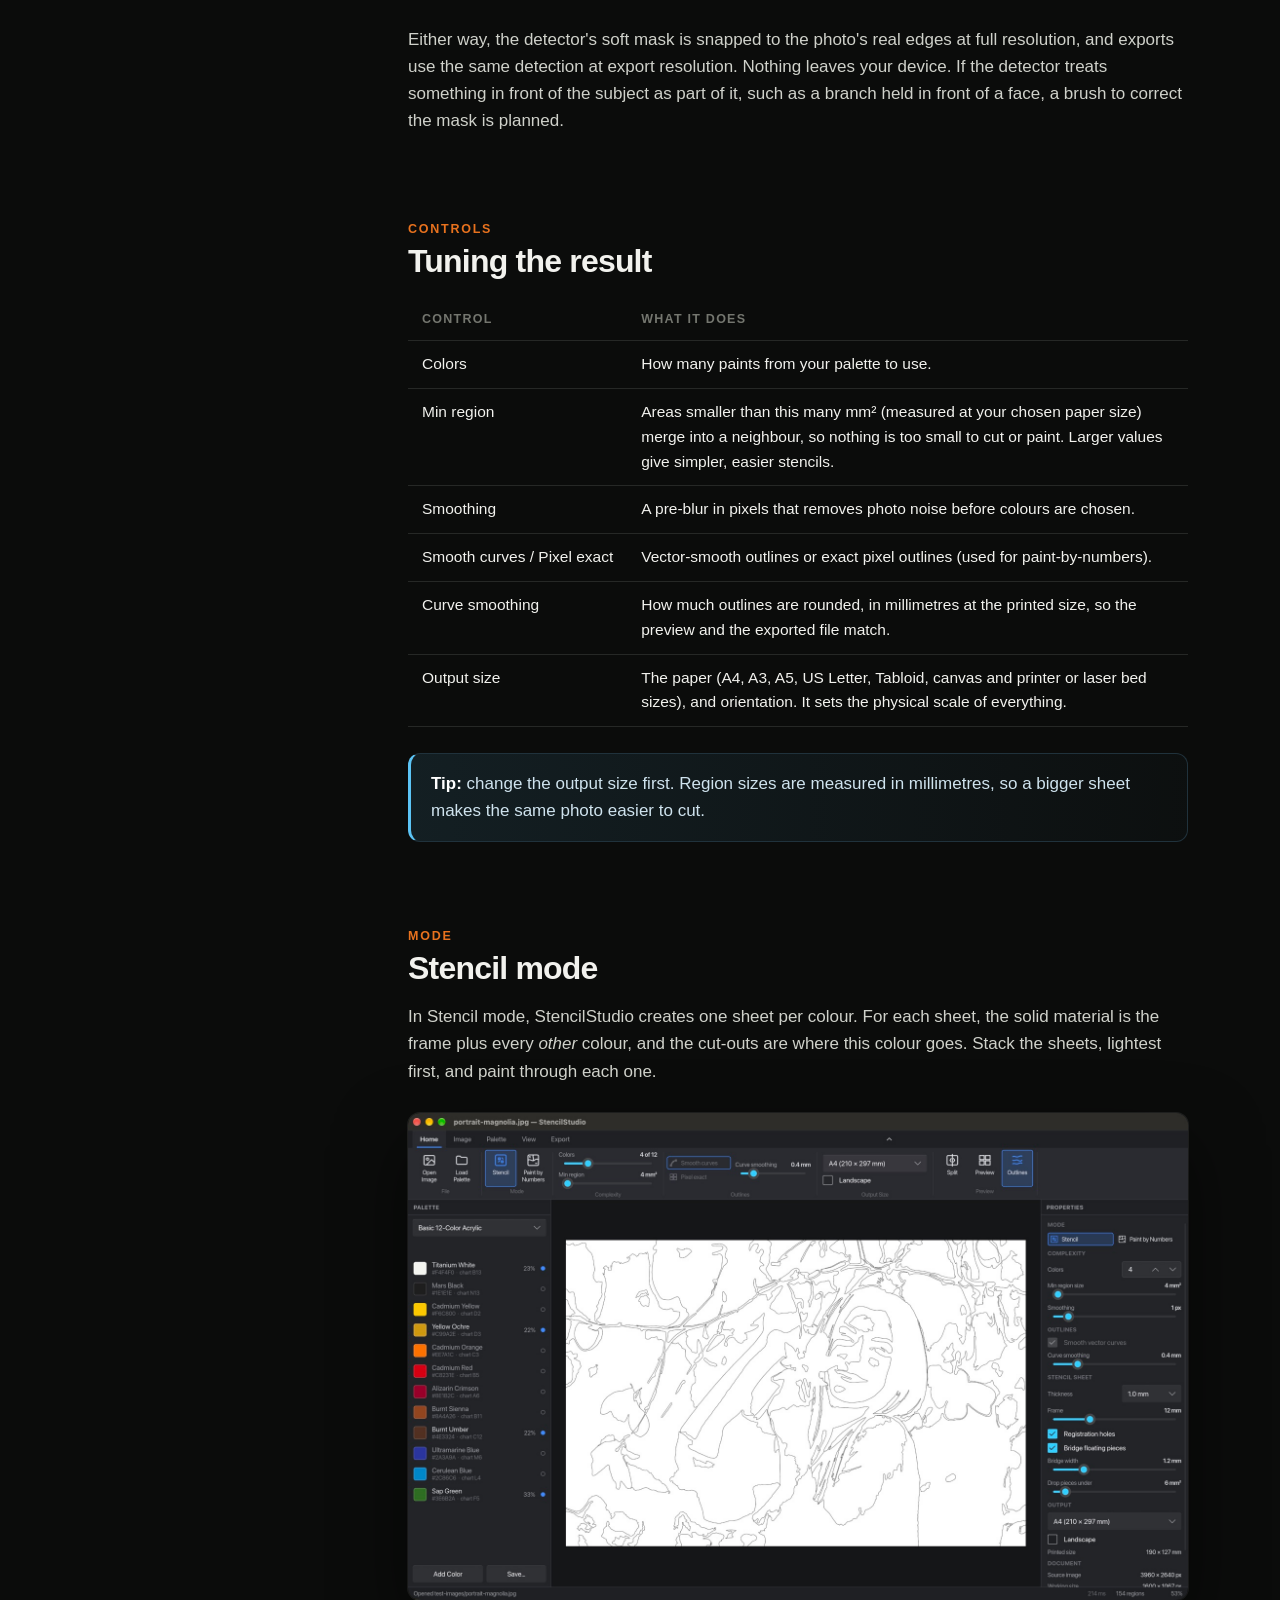
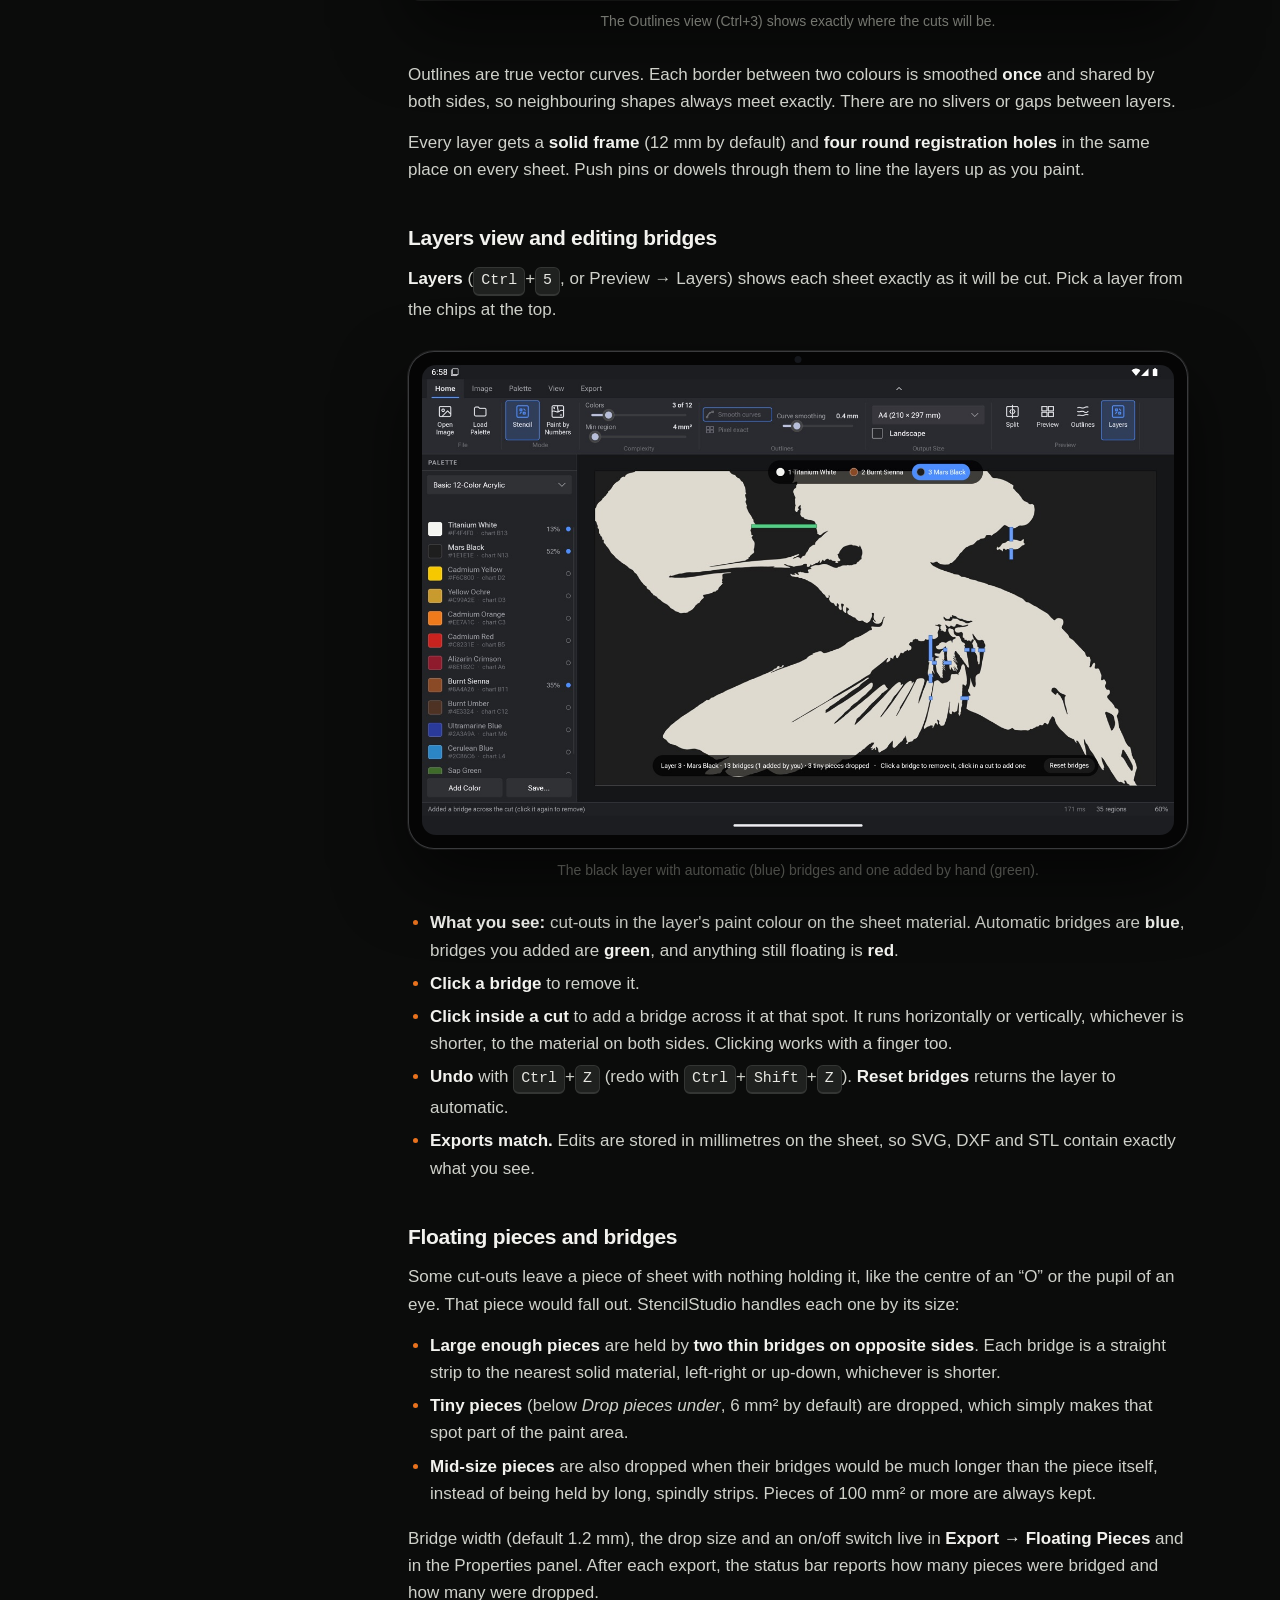
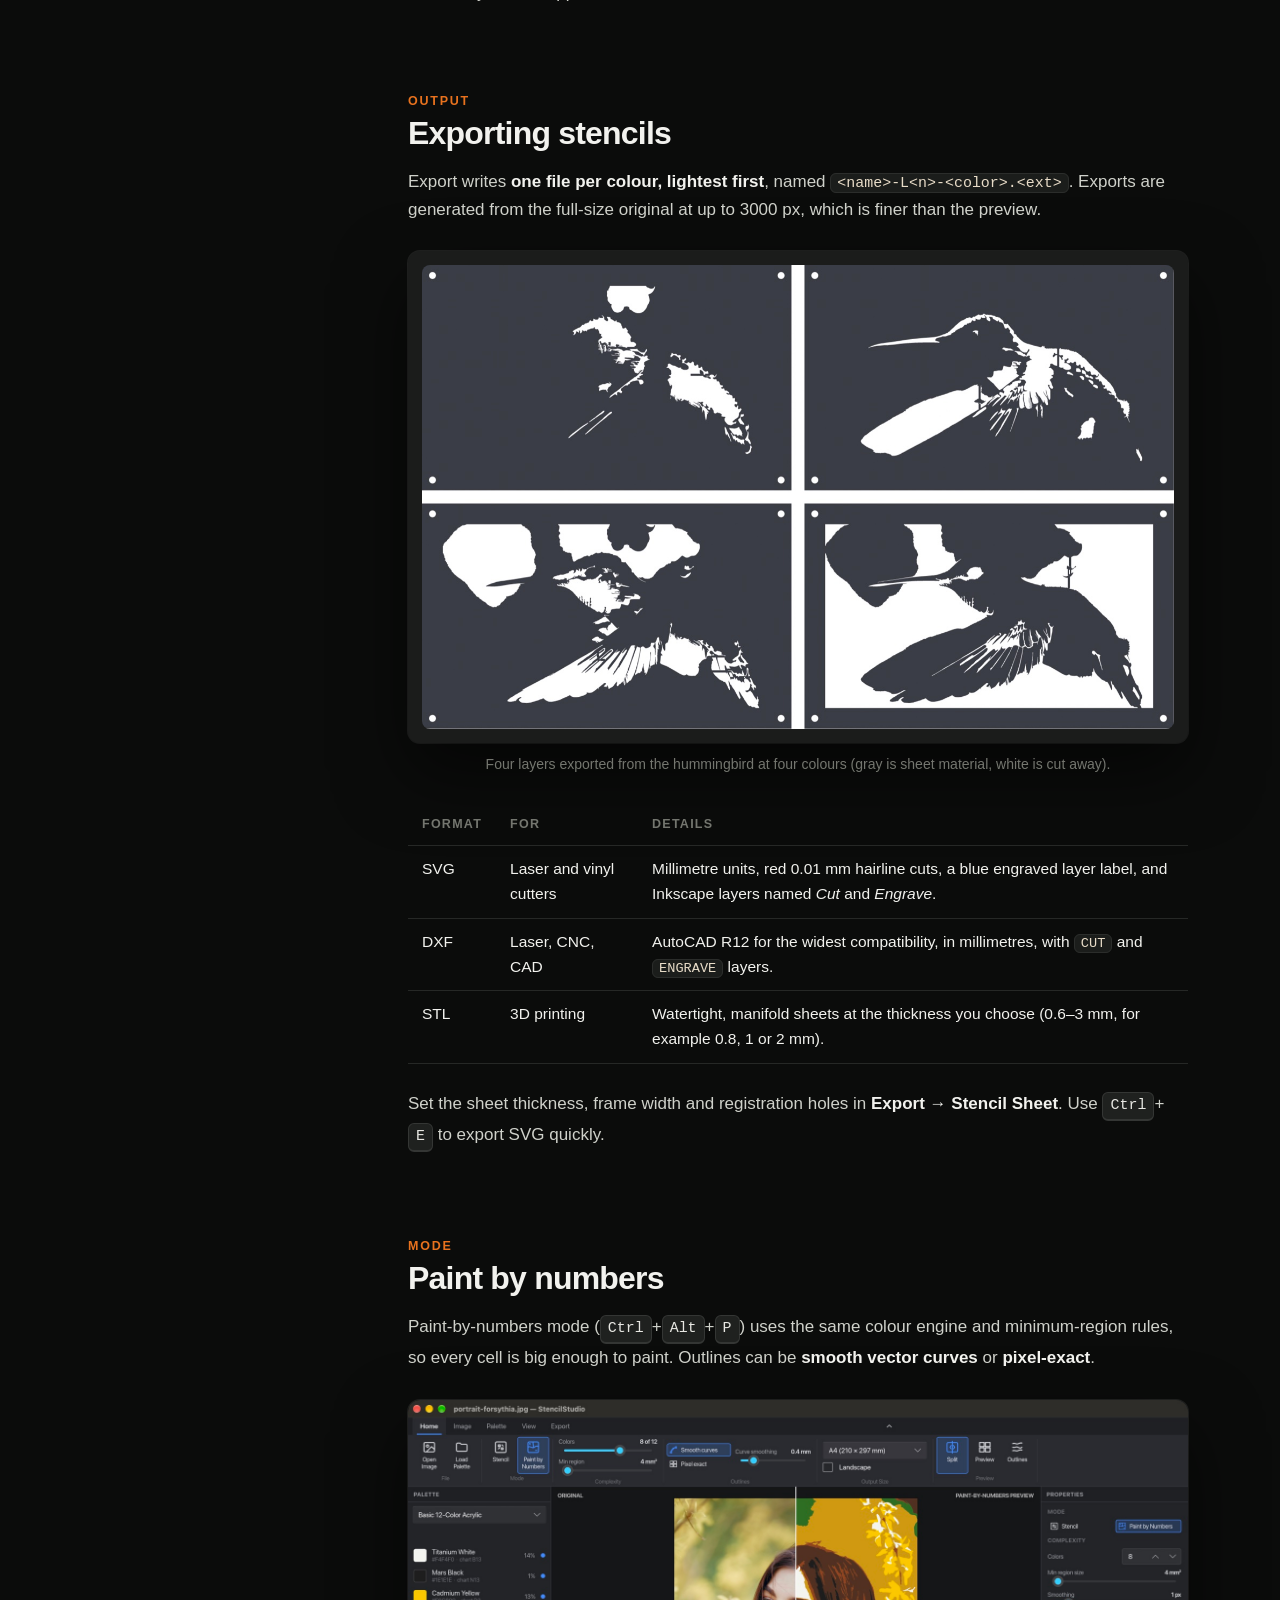
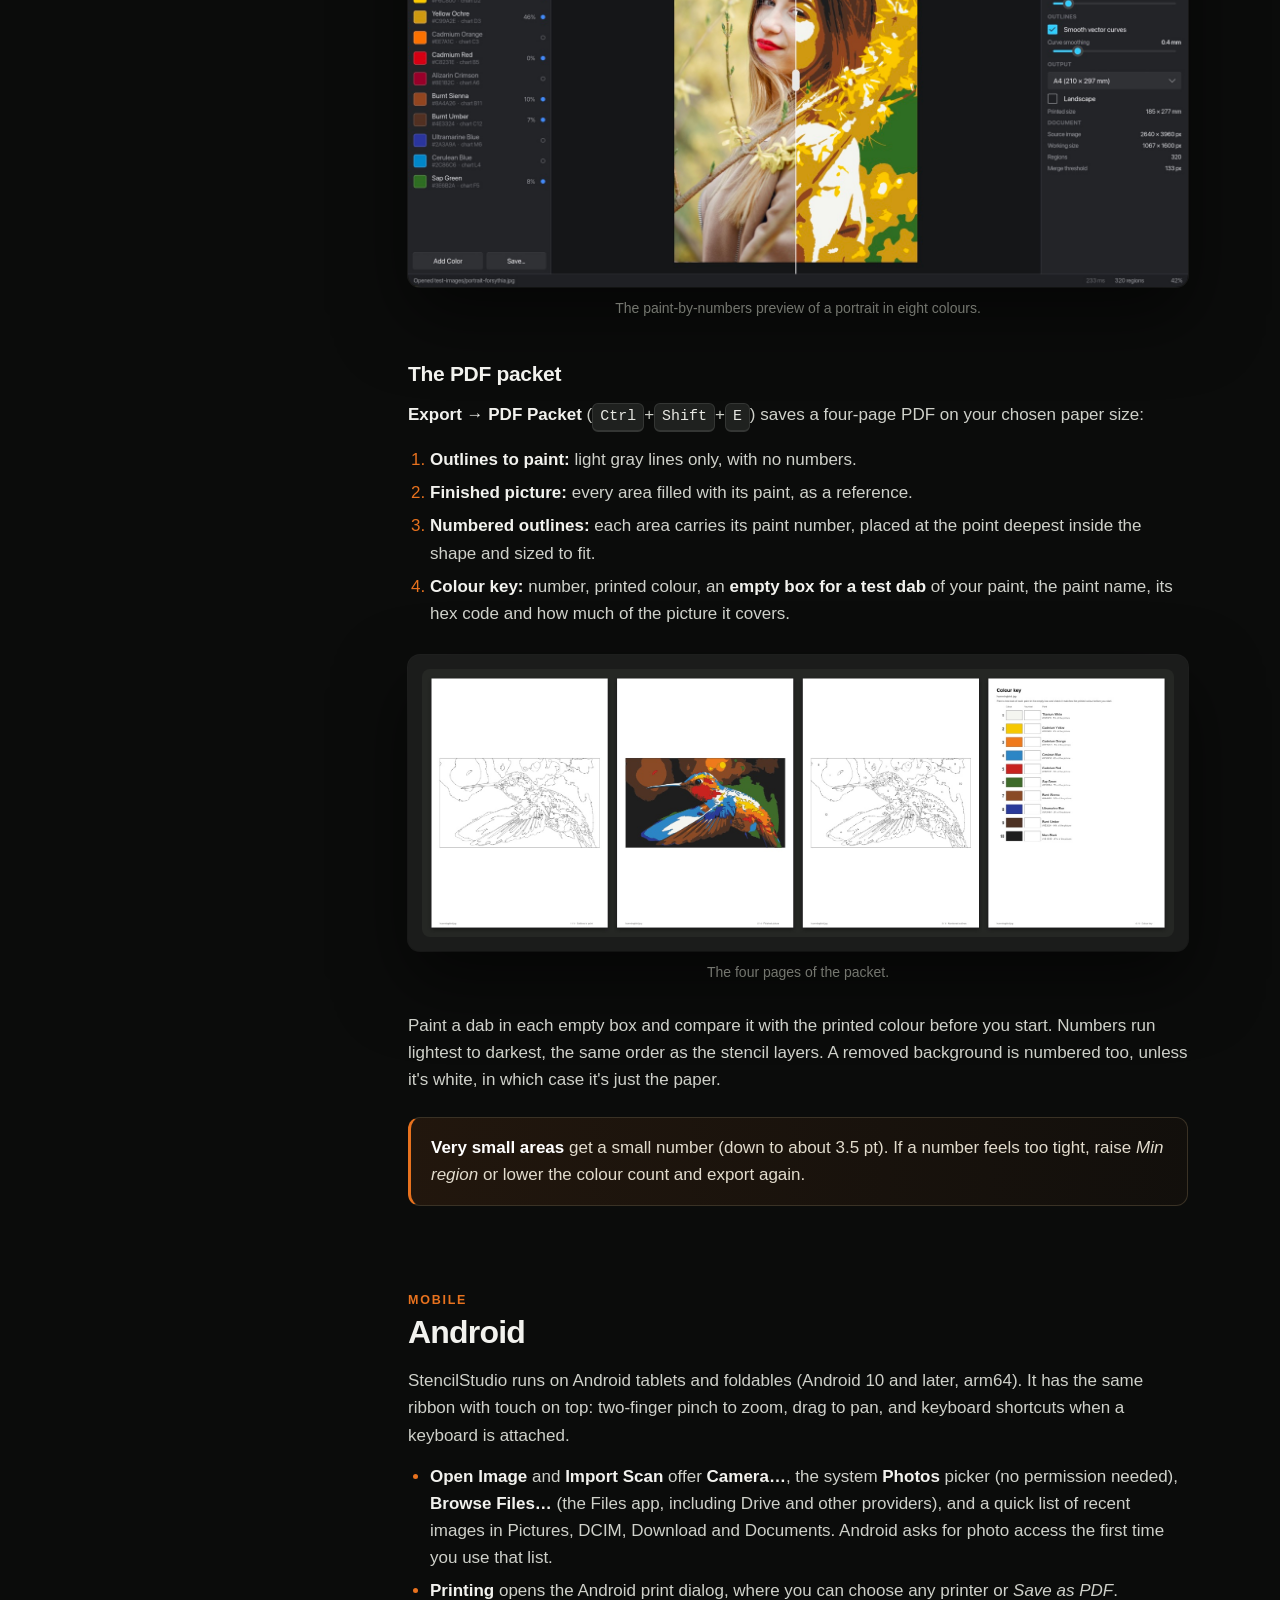
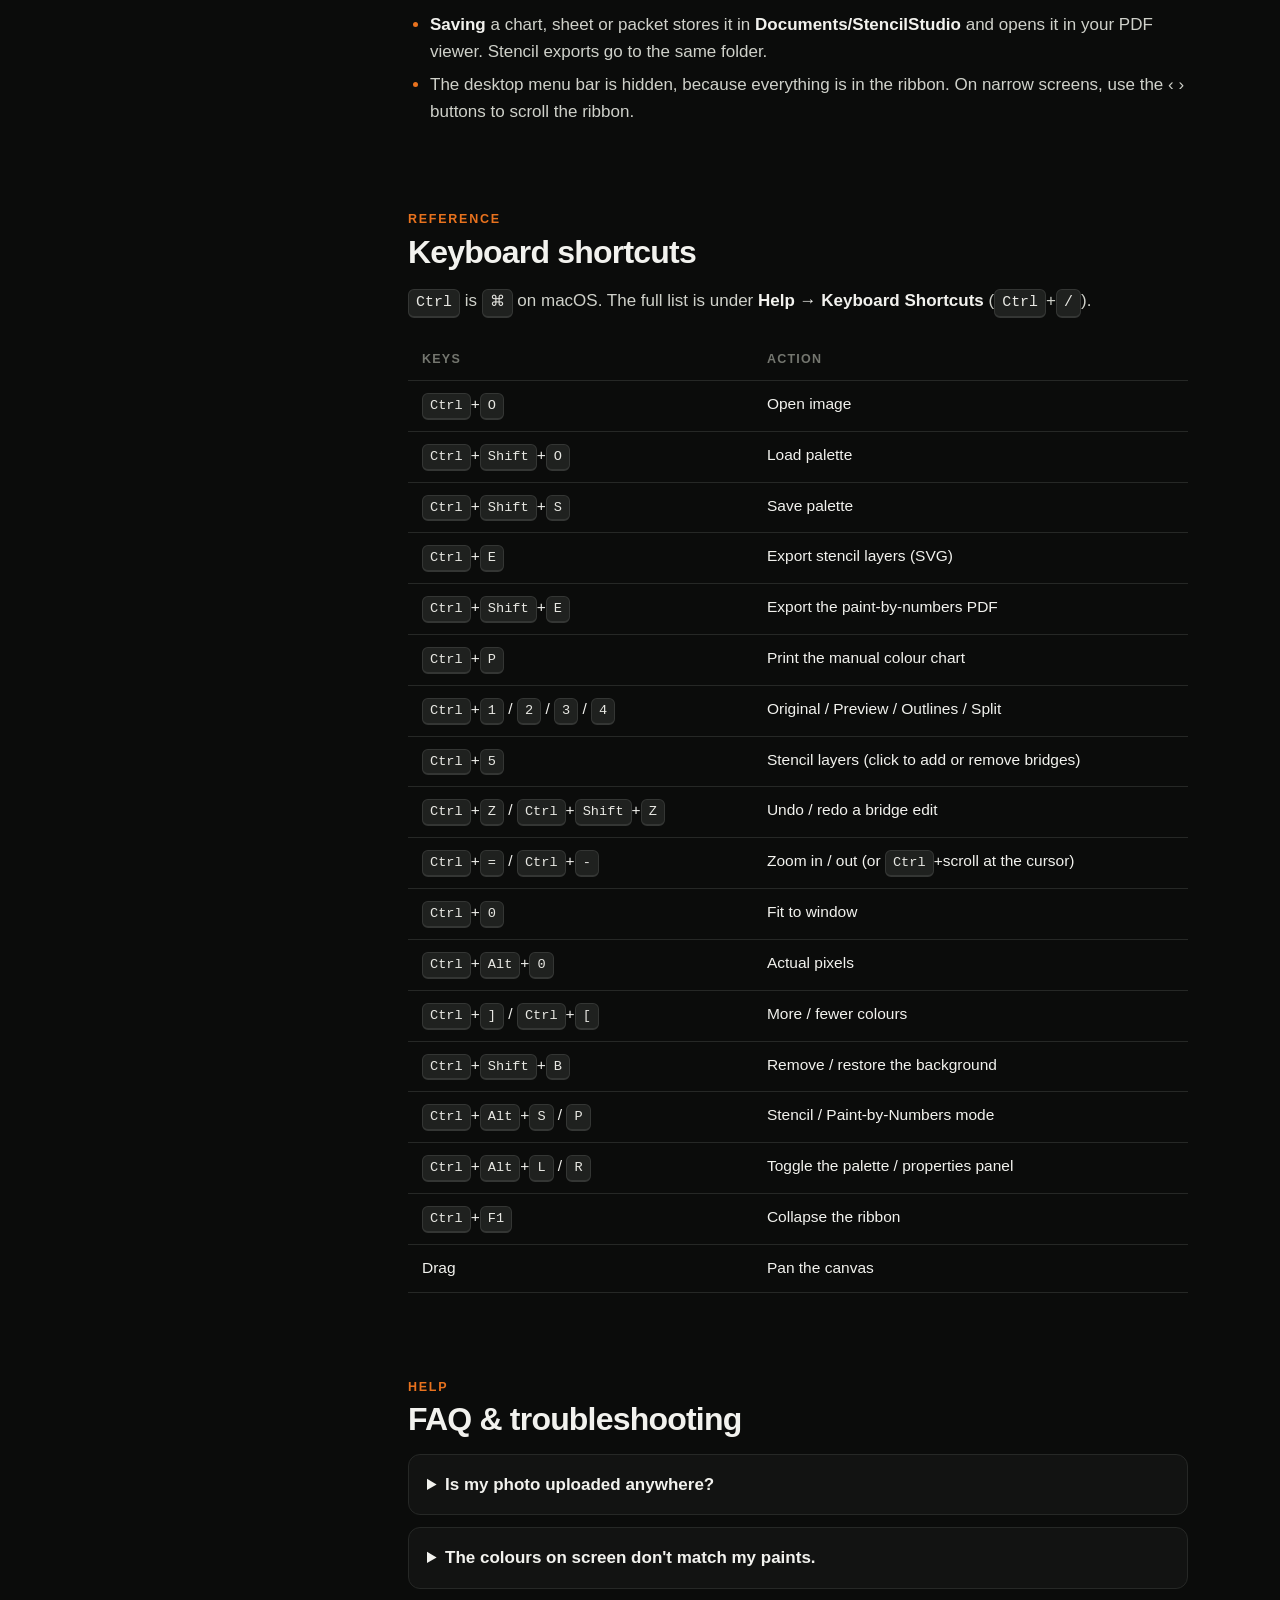
<file: docs/manual.html>
<!doctype html>
<html lang="en">
<head>
<meta charset="utf-8">
<meta name="viewport" content="width=device-width, initial-scale=1">
<title>Manual — StencilStudio</title>
<meta name="description" content="The StencilStudio manual: opening photos, choosing paints, calibrating colours, removing backgrounds, stencil layers and bridges, exports, paint-by-numbers PDFs, Android, shortcuts and FAQ.">
<meta name="theme-color" content="#0b0c0b">
<link rel="icon" type="image/png" href="img/favicon.png">
<link rel="apple-touch-icon" href="img/apple-touch-icon.png">
<link rel="stylesheet" href="style.css">
</head>
<body>

<nav class="nav">
  <div class="wrap">
    <a class="brand" href="./"><img src="img/icon.png" alt="">StencilStudio</a>
    <ul>
      <li><a href="./#features">Features</a></li>
      <li><a href="./#how">How it works</a></li>
      <li><a href="./#formats">Export</a></li>
      <li><a href="./#platforms">Platforms</a></li>
      <li><a href="manual.html" class="on">Manual</a></li>
    </ul>
    <span class="pill-soon">Early access · downloads soon</span>
  </div>
</nav>

<div class="wrap man-wrap">
  <aside class="toc" id="toc">
    <h4>User manual</h4>
    <ol>
      <li><a href="#start">Quick start</a></li>
      <li><a href="#interface">The interface</a></li>
      <li><a href="#opening">Opening a photo</a></li>
      <li><a href="#palettes">Palettes</a></li>
      <li><a href="#calibration">Calibrating your paints</a>
        <ul><li class="sub"><a href="#chart">Manual colour chart</a></li><li class="sub"><a href="#scan">Scan sheet import</a></li></ul></li>
      <li><a href="#background">Remove background</a></li>
      <li><a href="#tuning">Tuning the result</a></li>
      <li><a href="#stencil">Stencil mode</a>
        <ul><li class="sub"><a href="#layers">Layers &amp; bridges</a></li><li class="sub"><a href="#bridges">Floating pieces</a></li></ul></li>
      <li><a href="#export">Exporting stencils</a></li>
      <li><a href="#pbn">Paint by numbers</a></li>
      <li><a href="#android">Android</a></li>
      <li><a href="#shortcuts">Keyboard shortcuts</a></li>
      <li><a href="#faq">FAQ &amp; troubleshooting</a></li>
      <li><a href="#engine">How the engine works</a></li>
    </ol>
  </aside>

  <main class="doc">
    <h1>StencilStudio manual</h1>
    <p class="intro">Everything you need to turn a photo into cut-ready stencils or a paint-by-numbers kit, matched to the paints you own.</p>

    <h2 id="start"><small>Getting started</small>Quick start</h2>
    <ol>
      <li><strong>Open a photo</strong> with <kbd>Ctrl</kbd>+<kbd>O</kbd> (<kbd>⌘</kbd>+<kbd>O</kbd> on a Mac). JPG, PNG and WebP are supported.</li>
      <li><strong>Choose your paints.</strong> Pick a built-in palette, load your own, or let StencilStudio derive colours from the photo (<em>Auto</em>).</li>
      <li><strong>Optionally remove the background</strong> with <strong>Remove BG</strong> so the subject gets all the colours.</li>
      <li><strong>Choose a mode:</strong> <strong>Stencil</strong> makes one cut sheet per colour. <strong>Paint by Numbers</strong> makes an outline template.</li>
      <li><strong>Tune it live.</strong> Change the number of colours, minimum region size and smoothing. The preview updates in about a tenth of a second.</li>
      <li><strong>Export</strong> SVG or DXF for a laser or cutter, STL for a 3D printer, or a four-page PDF for paint by numbers.</li>
    </ol>
    <figure><div class="shot"><img src="img/stencil-split.jpg" alt="StencilStudio's main window with the split preview" width="1600" height="1000"></div><figcaption>The main window: palette on the left, the preview in the middle, properties on the right.</figcaption></figure>
    <div class="callout tip"><p><b>Tip:</b> do one eyeball check against the printed Manual Color Chart before importing a scan sheet. See <a href="#calibration">Calibrating your paints</a>.</p></div>

    <h2 id="interface"><small>Orientation</small>The interface</h2>
    <p>StencilStudio has a ribbon, menus and keyboard shortcuts, like a desktop design tool.</p>
    <h3>The ribbon</h3>
    <table>
      <tr><th>Tab</th><th>What's on it</th></tr>
      <tr><td>Home</td><td>Open Image, Load Palette, the mode switch (Stencil / Paint by Numbers), Remove BG and background colours, the colour-count and minimum-region sliders, outline style, curve smoothing, output paper size and the preview mode.</td></tr>
      <tr><td>Image</td><td>Adjustments, pre-processing (smoothing) and colour matching, including <em>Focus on subject</em>.</td></tr>
      <tr><td>Palette</td><td>The library, the list of colours, and the calibration tools: Manual Color Chart, Scan Sheet and Import Scan.</td></tr>
      <tr><td>View</td><td>Preview mode, zoom and which panels are shown.</td></tr>
      <tr><td>Export</td><td>Stencil sheet options (thickness, frame, registration holes), floating-piece bridging, and the export buttons for SVG, DXF, STL and the paint-by-numbers PDF packet.</td></tr>
    </table>
    <p>Collapse the ribbon with <kbd>Ctrl</kbd>+<kbd>F1</kbd> for more room. The same actions are in the menu bar (File, Edit, View, Image, Help).</p>
    <h3>The three panels</h3>
    <ul>
      <li><strong>Palette</strong> (left): your colours, with each colour's nearest chart code and, after processing, how much of the picture it covers. A filled dot marks the colours in use. Toggle with <kbd>Ctrl</kbd>+<kbd>Alt</kbd>+<kbd>L</kbd>.</li>
      <li><strong>Preview</strong> (middle): the picture in one of five views (below). Zoom with <kbd>Ctrl</kbd>+scroll and drag to pan.</li>
      <li><strong>Properties</strong> (right): every setting for the current mode, the output size and document info. Toggle with <kbd>Ctrl</kbd>+<kbd>Alt</kbd>+<kbd>R</kbd>.</li>
    </ul>
    <h3>Preview views</h3>
    <table>
      <tr><th>Key</th><th>View</th><th>Use it to…</th></tr>
      <tr><td><kbd>Ctrl</kbd>+<kbd>1</kbd></td><td>Original</td><td>See your photo as imported.</td></tr>
      <tr><td><kbd>Ctrl</kbd>+<kbd>2</kbd></td><td>Colour-reduced preview</td><td>See the picture as it will look in your paints.</td></tr>
      <tr><td><kbd>Ctrl</kbd>+<kbd>3</kbd></td><td>Cut / outline view</td><td>See exactly where cuts or lines will go.</td></tr>
      <tr><td><kbd>Ctrl</kbd>+<kbd>4</kbd></td><td>Split</td><td>Compare original and preview with a draggable divider.</td></tr>
      <tr><td><kbd>Ctrl</kbd>+<kbd>5</kbd></td><td>Stencil layers</td><td>Inspect each sheet and edit its bridges.</td></tr>
    </table>
    <p>The status bar shows the last processing time, the number of regions and the zoom level.</p>

    <h2 id="opening"><small>Input</small>Opening a photo</h2>
    <p>Use <strong>Open Image</strong> (<kbd>Ctrl</kbd>+<kbd>O</kbd>) and choose a JPG, PNG or WebP. Large photos are fine: the live preview works at up to 1600 px on the long side, and exports are generated at up to 3000 px, from the full-size original.</p>
    <p>On the desktop you can also pass an image on the command line, for example <code>StencilStudio photo.jpg</code>. On Android, Open Image offers the camera, the system Photos picker and the Files app. See <a href="#android">Android</a>.</p>
    <div class="callout tip"><p><b>Choosing a photo:</b> a clear subject with good contrast gives the best stencils. Photos with a lot of fine, noisy detail need a larger minimum region size or fewer colours to stay cuttable.</p></div>

    <h2 id="palettes"><small>Colour</small>Palettes</h2>
    <p>A palette is the list of paints, pens or pencils you own. Colours are matched perceptually (CIELAB, with CIEDE2000 distance), not by raw RGB, so the result looks right to the eye.</p>
    <h3>Choosing and editing</h3>
    <ul>
      <li><strong>Built-in palettes:</strong> Basic 12-Color Acrylic, Black and White, and a 5-step Grayscale.</li>
      <li><strong>Auto</strong> derives the colours from the photo itself.</li>
      <li><strong>Load Palette</strong> (<kbd>Ctrl</kbd>+<kbd>Shift</kbd>+<kbd>O</kbd>) and <strong>Save Palette As</strong> (<kbd>Ctrl</kbd>+<kbd>Shift</kbd>+<kbd>S</kbd>) read and write palettes as JSON files.</li>
      <li><strong>Add Color</strong> adds a paint to the palette, and <strong>Edit → Remove Selected Color</strong> removes the selected one.</li>
    </ul>
    <h3>How many colours, and which?</h3>
    <p>Set the number of colours with the <strong>Colors</strong> slider, or with <kbd>Ctrl</kbd>+<kbd>]</kbd> and <kbd>Ctrl</kbd>+<kbd>[</kbd>. StencilStudio then picks the subset of <em>your</em> palette that best reproduces the photo. It weighs the choice toward what you would notice:</p>
    <ul>
      <li><strong>Vivid colours count more</strong>, so a red subject stays red rather than turning into a safe brown.</li>
      <li><strong>Sharp, in-focus areas count more.</strong> <em>Focus on subject</em> is on by default (Image tab → Color Matching). A subject in front of a blurry background gets its colours first. Turn it off if you want every part of the picture weighted equally.</li>
    </ul>

    <h2 id="calibration"><small>Accuracy</small>Calibrating your paints</h2>
    <p>Paint on paper never looks quite like it does on a screen. StencilStudio offers two printable aids in the <strong>Palette</strong> tab (also under File → Calibration). They print on A4 or US Letter, following your selected paper size.</p>
    <figure><div class="shot paper"><img src="img/calibration.jpg" alt="The Manual Color Chart, My Paints record sheet and scan sheet" loading="lazy" width="1600" height="736"></div><figcaption>The Manual Color Chart, the “My Paints” sheet, and the scan sheet.</figcaption></figure>

    <h3 id="chart">Manual Color Chart</h3>
    <p>This is the match-by-eye method, and the most trustworthy one.</p>
    <ol>
      <li>Choose <strong>Print Manual Color Chart</strong> (<kbd>Ctrl</kbd>+<kbd>P</kbd>). Page 1 has 208 colour patches with grid codes: six vivid rows, six muted and earth-tone rows, and a row of grays. Page 2, <em>My Paints</em>, has a box for each of your colours.</li>
      <li>Dab each paint in its box and let it dry.</li>
      <li>In daylight, hold each dab next to the chart and find the closest patch.</li>
      <li>In the app, select that colour in the palette, type the patch code (for example <code>D7</code>) in the <strong>Chart</strong> field, and press Enter.</li>
    </ol>
    <p>You match against the <em>printout</em>, not the screen, which removes most of the screen-versus-printer mismatch. The palette list also shows each colour's nearest chart code, so you can check existing colours at a glance.</p>

    <h3 id="scan">Scan sheet import</h3>
    <p>The scan sheet reads many colours at once from a single photo or scan.</p>
    <ol>
      <li>Print the <strong>Scan Sheet</strong>, fill each box with one paint, and let it dry. Boxes are numbered in the same order as your palette.</li>
      <li><strong>Do one eyeball check first.</strong> Compare two or three paints against the Manual Color Chart in daylight. The app reminds you once per session. Cameras and scanners shift colour with the light, and this one check catches it.</li>
      <li>Choose <strong>Import Scan</strong> and give it a photo (JPG, PNG or WebP), a scanner's or scanner app's <strong>PDF</strong>, or, on Android, use the <strong>camera</strong> directly.</li>
      <li><strong>Review.</strong> Each box's colour is shown beside the palette colour it will replace. Choose <strong>Apply Colours</strong> when you're happy.</li>
    </ol>
    <figure><div class="shot"><img src="img/scan-import.jpg" alt="Reviewing colours read from a scanned calibration sheet on Android" loading="lazy" width="1600" height="1000"></div><figcaption>The review screen: old colour, read colour, then Apply.</figcaption></figure>
    <h3>What the reader handles</h3>
    <ul>
      <li><strong>Corner markers:</strong> it finds the four markers by shape. The hollow one marks the bottom-right, so rotated and upside-down photos are fine.</li>
      <li><strong>Perspective and paper:</strong> it corrects perspective and tells A4 from US Letter by itself.</li>
      <li><strong>Colour:</strong> it uses the printed gray strip to remove colour casts and exposure errors.</li>
    </ul>
    <p>In tests with a strong warm cast and a 90° rotation, colours came back within 1–2 RGB levels.</p>
    <div class="callout"><p><b>White and very pale paints</b> can't be told apart from the paper, so they're reported as empty. Set those by hand. With the <em>Auto</em> palette selected, the scanned colours become a new palette called “Scanned paints”.</p></div>

    <h2 id="background"><small>Subject</small>Remove background</h2>
    <p><strong>Remove BG</strong> (Home tab, Image menu, or <kbd>Ctrl</kbd>+<kbd>Shift</kbd>+<kbd>B</kbd>) separates the subject from its background. Press it again to restore the background.</p>
    <figure><div class="tablet"><img src="img/remove-background.jpg" alt="The hummingbird with its background removed, previewed on a recommended Sap Green" loading="lazy" width="1600" height="1000"></div><figcaption>The hummingbird in three colours with the background removed, previewed on a recommended Sap Green.</figcaption></figure>
    <h3>What changes</h3>
    <ul>
      <li><strong>Every colour goes to the subject.</strong> In a three-colour example the bird gets yellow, red and blue instead of spending a colour on a dark blurred background.</li>
      <li><strong>The background is one flat area.</strong> It never becomes a stencil layer, and it stays a single region in paint by numbers. Paint it in your chosen colour first, or leave the surface bare.</li>
    </ul>
    <h3>Choosing the background colour</h3>
    <p>In the Background group, pick <strong>White</strong>, <strong>Black</strong>, one of three <strong>recommended</strong> paints from your palette (chosen to stand out from the subject's main colours), or <strong>Custom</strong> (hue, saturation and lightness sliders, or a hex code).</p>
    <h3>Subject detection</h3>
    <p>StencilStudio uses the best detector available on your device, and the status bar shows which one was used.</p>
    <table>
      <tr><th>Where</th><th>Detector</th></tr>
      <tr><td>macOS 14 and later</td><td><strong>Apple Vision</strong>, the same subject lifting used by Photos and Preview. About 0.2–0.3 s.</td></tr>
      <tr><td>Android, Windows, Linux, older macOS</td><td>A bundled <strong>on-device model</strong>, U²-Net-p (4.6 MB, Apache-2.0). About 0.5 s on a laptop and about 1 s on a tablet, once per photo.</td></tr>
      <tr><td>Fallback</td><td>A colour-model segmentation that needs no model.</td></tr>
    </table>
    <p>Either way, the detector's soft mask is snapped to the photo's real edges at full resolution, and exports use the same detection at export resolution. Nothing leaves your device. If the detector treats something in front of the subject as part of it, such as a branch held in front of a face, a brush to correct the mask is planned.</p>

    <h2 id="tuning"><small>Controls</small>Tuning the result</h2>
    <table>
      <tr><th>Control</th><th>What it does</th></tr>
      <tr><td>Colors</td><td>How many paints from your palette to use.</td></tr>
      <tr><td>Min region</td><td>Areas smaller than this many mm² (measured at your chosen paper size) merge into a neighbour, so nothing is too small to cut or paint. Larger values give simpler, easier stencils.</td></tr>
      <tr><td>Smoothing</td><td>A pre-blur in pixels that removes photo noise before colours are chosen.</td></tr>
      <tr><td>Smooth curves / Pixel exact</td><td>Vector-smooth outlines or exact pixel outlines (used for paint-by-numbers).</td></tr>
      <tr><td>Curve smoothing</td><td>How much outlines are rounded, in millimetres at the printed size, so the preview and the exported file match.</td></tr>
      <tr><td>Output size</td><td>The paper (A4, A3, A5, US Letter, Tabloid, canvas and printer or laser bed sizes), and orientation. It sets the physical scale of everything.</td></tr>
    </table>
    <div class="callout tip"><p><b>Tip:</b> change the output size first. Region sizes are measured in millimetres, so a bigger sheet makes the same photo easier to cut.</p></div>

    <h2 id="stencil"><small>Mode</small>Stencil mode</h2>
    <p>In Stencil mode, StencilStudio creates one sheet per colour. For each sheet, the solid material is the frame plus every <em>other</em> colour, and the cut-outs are where this colour goes. Stack the sheets, lightest first, and paint through each one.</p>
    <figure><div class="shot"><img src="img/stencil-outlines.jpg" alt="Cut / outline view of a portrait stencil" loading="lazy" width="1600" height="1000"></div><figcaption>The Outlines view (Ctrl+3) shows exactly where the cuts will be.</figcaption></figure>
    <p>Outlines are true vector curves. Each border between two colours is smoothed <strong>once</strong> and shared by both sides, so neighbouring shapes always meet exactly. There are no slivers or gaps between layers.</p>
    <p>Every layer gets a <strong>solid frame</strong> (12 mm by default) and <strong>four round registration holes</strong> in the same place on every sheet. Push pins or dowels through them to line the layers up as you paint.</p>

    <h3 id="layers">Layers view and editing bridges</h3>
    <p><strong>Layers</strong> (<kbd>Ctrl</kbd>+<kbd>5</kbd>, or Preview → Layers) shows each sheet exactly as it will be cut. Pick a layer from the chips at the top.</p>
    <figure><div class="tablet"><img src="img/layers-bridges.jpg" alt="Layers view with automatic blue bridges and one green bridge added by hand" loading="lazy" width="1400" height="875"></div><figcaption>The black layer with automatic (blue) bridges and one added by hand (green).</figcaption></figure>
    <ul>
      <li><strong>What you see:</strong> cut-outs in the layer's paint colour on the sheet material. Automatic bridges are <strong>blue</strong>, bridges you added are <strong>green</strong>, and anything still floating is <strong>red</strong>.</li>
      <li><strong>Click a bridge</strong> to remove it.</li>
      <li><strong>Click inside a cut</strong> to add a bridge across it at that spot. It runs horizontally or vertically, whichever is shorter, to the material on both sides. Clicking works with a finger too.</li>
      <li><strong>Undo</strong> with <kbd>Ctrl</kbd>+<kbd>Z</kbd> (redo with <kbd>Ctrl</kbd>+<kbd>Shift</kbd>+<kbd>Z</kbd>). <strong>Reset bridges</strong> returns the layer to automatic.</li>
      <li><strong>Exports match.</strong> Edits are stored in millimetres on the sheet, so SVG, DXF and STL contain exactly what you see.</li>
    </ul>

    <h3 id="bridges">Floating pieces and bridges</h3>
    <p>Some cut-outs leave a piece of sheet with nothing holding it, like the centre of an “O” or the pupil of an eye. That piece would fall out. StencilStudio handles each one by its size:</p>
    <ul>
      <li><strong>Large enough pieces</strong> are held by <strong>two thin bridges on opposite sides</strong>. Each bridge is a straight strip to the nearest solid material, left-right or up-down, whichever is shorter.</li>
      <li><strong>Tiny pieces</strong> (below <em>Drop pieces under</em>, 6 mm² by default) are dropped, which simply makes that spot part of the paint area.</li>
      <li><strong>Mid-size pieces</strong> are also dropped when their bridges would be much longer than the piece itself, instead of being held by long, spindly strips. Pieces of 100 mm² or more are always kept.</li>
    </ul>
    <p>Bridge width (default 1.2 mm), the drop size and an on/off switch live in <strong>Export → Floating Pieces</strong> and in the Properties panel. After each export, the status bar reports how many pieces were bridged and how many were dropped.</p>

    <h2 id="export"><small>Output</small>Exporting stencils</h2>
    <p>Export writes <strong>one file per colour, lightest first</strong>, named <code>&lt;name&gt;-L&lt;n&gt;-&lt;color&gt;.&lt;ext&gt;</code>. Exports are generated from the full-size original at up to 3000 px, which is finer than the preview.</p>
    <figure><div class="shot paper"><img src="img/stencil-layers.jpg" alt="Four exported stencil layers with bridges and registration holes" loading="lazy" width="1400" height="863"></div><figcaption>Four layers exported from the hummingbird at four colours (gray is sheet material, white is cut away).</figcaption></figure>
    <table>
      <tr><th>Format</th><th>For</th><th>Details</th></tr>
      <tr><td>SVG</td><td>Laser and vinyl cutters</td><td>Millimetre units, red 0.01 mm hairline cuts, a blue engraved layer label, and Inkscape layers named <em>Cut</em> and <em>Engrave</em>.</td></tr>
      <tr><td>DXF</td><td>Laser, CNC, CAD</td><td>AutoCAD R12 for the widest compatibility, in millimetres, with <code>CUT</code> and <code>ENGRAVE</code> layers.</td></tr>
      <tr><td>STL</td><td>3D printing</td><td>Watertight, manifold sheets at the thickness you choose (0.6–3 mm, for example 0.8, 1 or 2 mm).</td></tr>
    </table>
    <p>Set the sheet thickness, frame width and registration holes in <strong>Export → Stencil Sheet</strong>. Use <kbd>Ctrl</kbd>+<kbd>E</kbd> to export SVG quickly.</p>

    <h2 id="pbn"><small>Mode</small>Paint by numbers</h2>
    <p>Paint-by-numbers mode (<kbd>Ctrl</kbd>+<kbd>Alt</kbd>+<kbd>P</kbd>) uses the same colour engine and minimum-region rules, so every cell is big enough to paint. Outlines can be <strong>smooth vector curves</strong> or <strong>pixel-exact</strong>.</p>
    <figure><div class="shot"><img src="img/paint-by-numbers.jpg" alt="Paint-by-numbers preview of a portrait with eight colours" loading="lazy" width="1600" height="1000"></div><figcaption>The paint-by-numbers preview of a portrait in eight colours.</figcaption></figure>
    <h3>The PDF packet</h3>
    <p><strong>Export → PDF Packet</strong> (<kbd>Ctrl</kbd>+<kbd>Shift</kbd>+<kbd>E</kbd>) saves a four-page PDF on your chosen paper size:</p>
    <ol>
      <li><strong>Outlines to paint:</strong> light gray lines only, with no numbers.</li>
      <li><strong>Finished picture:</strong> every area filled with its paint, as a reference.</li>
      <li><strong>Numbered outlines:</strong> each area carries its paint number, placed at the point deepest inside the shape and sized to fit.</li>
      <li><strong>Colour key:</strong> number, printed colour, an <strong>empty box for a test dab</strong> of your paint, the paint name, its hex code and how much of the picture it covers.</li>
    </ol>
    <figure><div class="shot paper"><img src="img/paint-by-numbers-pdf.jpg" alt="The four pages of the paint-by-numbers PDF" loading="lazy" width="1904" height="679"></div><figcaption>The four pages of the packet.</figcaption></figure>
    <p>Paint a dab in each empty box and compare it with the printed colour before you start. Numbers run lightest to darkest, the same order as the stencil layers. A removed background is numbered too, unless it's white, in which case it's just the paper.</p>
    <div class="callout"><p><b>Very small areas</b> get a small number (down to about 3.5 pt). If a number feels too tight, raise <em>Min region</em> or lower the colour count and export again.</p></div>

    <h2 id="android"><small>Mobile</small>Android</h2>
    <p>StencilStudio runs on Android tablets and foldables (Android 10 and later, arm64). It has the same ribbon with touch on top: two-finger pinch to zoom, drag to pan, and keyboard shortcuts when a keyboard is attached.</p>
    <ul>
      <li><strong>Open Image</strong> and <strong>Import Scan</strong> offer <strong>Camera…</strong>, the system <strong>Photos</strong> picker (no permission needed), <strong>Browse Files…</strong> (the Files app, including Drive and other providers), and a quick list of recent images in Pictures, DCIM, Download and Documents. Android asks for photo access the first time you use that list.</li>
      <li><strong>Printing</strong> opens the Android print dialog, where you can choose any printer or <em>Save as PDF</em>.</li>
      <li><strong>Saving</strong> a chart, sheet or packet stores it in <strong>Documents/StencilStudio</strong> and opens it in your PDF viewer. Stencil exports go to the same folder.</li>
      <li>The desktop menu bar is hidden, because everything is in the ribbon. On narrow screens, use the ‹ › buttons to scroll the ribbon.</li>
    </ul>

    <h2 id="shortcuts"><small>Reference</small>Keyboard shortcuts</h2>
    <p><kbd>Ctrl</kbd> is <kbd>⌘</kbd> on macOS. The full list is under <strong>Help → Keyboard Shortcuts</strong> (<kbd>Ctrl</kbd>+<kbd>/</kbd>).</p>
    <table class="keys">
      <tr><th>Keys</th><th>Action</th></tr>
      <tr><td><kbd>Ctrl</kbd>+<kbd>O</kbd></td><td>Open image</td></tr>
      <tr><td><kbd>Ctrl</kbd>+<kbd>Shift</kbd>+<kbd>O</kbd></td><td>Load palette</td></tr>
      <tr><td><kbd>Ctrl</kbd>+<kbd>Shift</kbd>+<kbd>S</kbd></td><td>Save palette</td></tr>
      <tr><td><kbd>Ctrl</kbd>+<kbd>E</kbd></td><td>Export stencil layers (SVG)</td></tr>
      <tr><td><kbd>Ctrl</kbd>+<kbd>Shift</kbd>+<kbd>E</kbd></td><td>Export the paint-by-numbers PDF</td></tr>
      <tr><td><kbd>Ctrl</kbd>+<kbd>P</kbd></td><td>Print the manual colour chart</td></tr>
      <tr><td><kbd>Ctrl</kbd>+<kbd>1</kbd> / <kbd>2</kbd> / <kbd>3</kbd> / <kbd>4</kbd></td><td>Original / Preview / Outlines / Split</td></tr>
      <tr><td><kbd>Ctrl</kbd>+<kbd>5</kbd></td><td>Stencil layers (click to add or remove bridges)</td></tr>
      <tr><td><kbd>Ctrl</kbd>+<kbd>Z</kbd> / <kbd>Ctrl</kbd>+<kbd>Shift</kbd>+<kbd>Z</kbd></td><td>Undo / redo a bridge edit</td></tr>
      <tr><td><kbd>Ctrl</kbd>+<kbd>=</kbd> / <kbd>Ctrl</kbd>+<kbd>-</kbd></td><td>Zoom in / out (or <kbd>Ctrl</kbd>+scroll at the cursor)</td></tr>
      <tr><td><kbd>Ctrl</kbd>+<kbd>0</kbd></td><td>Fit to window</td></tr>
      <tr><td><kbd>Ctrl</kbd>+<kbd>Alt</kbd>+<kbd>0</kbd></td><td>Actual pixels</td></tr>
      <tr><td><kbd>Ctrl</kbd>+<kbd>]</kbd> / <kbd>Ctrl</kbd>+<kbd>[</kbd></td><td>More / fewer colours</td></tr>
      <tr><td><kbd>Ctrl</kbd>+<kbd>Shift</kbd>+<kbd>B</kbd></td><td>Remove / restore the background</td></tr>
      <tr><td><kbd>Ctrl</kbd>+<kbd>Alt</kbd>+<kbd>S</kbd> / <kbd>P</kbd></td><td>Stencil / Paint-by-Numbers mode</td></tr>
      <tr><td><kbd>Ctrl</kbd>+<kbd>Alt</kbd>+<kbd>L</kbd> / <kbd>R</kbd></td><td>Toggle the palette / properties panel</td></tr>
      <tr><td><kbd>Ctrl</kbd>+<kbd>F1</kbd></td><td>Collapse the ribbon</td></tr>
      <tr><td>Drag</td><td>Pan the canvas</td></tr>
    </table>

    <h2 id="faq"><small>Help</small>FAQ &amp; troubleshooting</h2>
    <details><summary>Is my photo uploaded anywhere?</summary><p>No. StencilStudio runs entirely on your device. Subject detection uses Apple Vision on macOS, or a small model bundled inside the app. There is no account and no cloud processing.</p></details>
    <details><summary>The colours on screen don't match my paints.</summary><p>That's expected: paint on paper never looks like it does on a display. Print the Manual Color Chart and match your dried paint to a patch by eye, then enter the code. See <a href="#chart">Manual colour chart</a>.</p></details>
    <details><summary>Why did a small piece disappear from a layer?</summary><p>Pieces below <em>Drop pieces under</em> (6 mm² by default), and mid-size pieces that would need very long bridges, are dropped so the sheet stays strong. That spot simply becomes part of the paint area. Lower the drop size, or raise the sheet size, to keep more.</p></details>
    <details><summary>A piece of my stencil is floating or falls out.</summary><p>Turn on <em>Bridge floating pieces</em> in Export → Floating Pieces, or open the Layers view and click inside the cut to add a bridge by hand. Floating pieces show in red.</p></details>
    <details><summary>The background removal included something it shouldn't.</summary><p>The detector counts anything in front of the subject as part of it, such as a branch held before a face. A brush to correct the mask is planned. For now, try another photo or crop, or turn Remove BG off.</p></details>
    <details><summary>Import Scan says it couldn't find the corner markers.</summary><p>Make sure all four corner markers are in the frame, the page is flat and well lit, and the photo is in focus. Rotation and tilt are fine. Shadows across a marker can confuse it.</p></details>
    <details><summary>My white paint shows as empty after a scan import.</summary><p>White and very pale paints can't be told apart from the paper. Set their colours by hand in the palette.</p></details>
    <details><summary>The first launch on a Mac is blocked.</summary><p>Early builds are ad-hoc signed and not notarised. Right-click the app and choose <strong>Open</strong> the first time. Store releases are planned.</p></details>
    <details><summary>Which operating systems are supported?</summary><p>macOS (universal, Apple Silicon and Intel) and Android tablets and foldables are available in early access. iPhone and iPad, Windows and Linux are coming.</p></details>

    <h2 id="engine"><small>Under the hood</small>How the engine works</h2>
    <ol>
      <li>The image is downscaled to at most 1600 px for the live preview (3000 px for export) and optionally pre-blurred.</li>
      <li>A 5-bit-per-channel histogram is converted to CIELAB.</li>
      <li><strong>Palette selection</strong> picks the <em>k</em> colours from your palette that minimise the pixel-weighted CIEDE2000 error (greedy plus swap refinement), with chroma-weighted saliency. <em>Auto</em> mode runs weighted k-means++ instead.</li>
      <li>With <strong>Remove background</strong>, a subject mask is estimated first (Apple Vision or U²-Net-p, edge-refined with colour models). Background pixels are left out of the histogram and become one extra “Background” region that is never a layer.</li>
      <li>Pixels are mapped to the chosen colours and labelled into 4-connected regions. Regions smaller than the minimum size merge into the neighbour they share the longest border with.</li>
      <li><strong>Vectorisation:</strong> region borders are split into chains between junctions. Each chain is Gaussian-smoothed once with its ends pinned, so every outline built from them shares identical edges.</li>
      <li><strong>Stencil sheets:</strong> for each colour, solid material is the frame plus every other colour. Floating pieces are bridged or dropped, then the outlines are merged with the bridges using a robust polygon union.</li>
      <li><strong>Writers</strong> produce SVG, DXF, binary STL and the PDF packet from the same geometry.</li>
    </ol>
    <p>StencilStudio is written in Rust, with the UI built in <a href="https://slint.dev">Slint</a>. The core engine has no UI dependencies.</p>

    <div class="callout" style="margin-top:60px"><p>Designed and built by <a href="https://github.com/deveshrai"><b>Devesh Rai</b></a>. Subject detection uses Apple Vision on macOS and <a href="https://github.com/xuebinqin/U-2-Net">U²-Net-p</a> (Apache-2.0) elsewhere.</p></div>
  </main>
</div>

<footer>
  <div class="wrap foot">
    <div>
      <a class="brand" href="./"><img src="img/icon.png" alt="">StencilStudio</a>
      <p class="credit">Designed and built by <a href="https://github.com/deveshrai">Devesh Rai</a>.</p>
      <p>Made with Rust and <a href="https://slint.dev">Slint</a>. Sample photography is used for demonstration only.</p>
    </div>
    <div class="links">
      <a href="./">Home</a>
      <a href="./#platforms">Platforms</a>
      <a href="#start">Back to top ↑</a>
    </div>
  </div>
</footer>

<script>
(function () {
  var links = Array.prototype.slice.call(document.querySelectorAll(".toc a"));
  var map = {};
  links.forEach(function (a) { map[a.getAttribute("href").slice(1)] = a; });
  var heads = Array.prototype.slice.call(document.querySelectorAll(".doc h2[id], .doc h3[id]"));
  function spy() {
    var cur = null, y = window.scrollY + 130;
    heads.forEach(function (h) { if (h.offsetTop <= y) cur = h.id; });
    links.forEach(function (a) { a.classList.remove("on"); });
    if (cur && map[cur]) map[cur].classList.add("on");
  }
  window.addEventListener("scroll", spy, { passive: true });
  spy();
})();
</script>
</body>
</html>
</file>
<file: docs/style.css>
/* StencilStudio site */
:root {
  --bg: #0b0c0b;
  --bg-2: #121312;
  --panel: #171817;
  --line: #262826;
  --text: #f2f2ee;
  --muted: #a4a69f;
  --dim: #74766f;
  --accent: #5cc4f5;
  --yellow: #f5c515;
  --orange: #e8721e;
  --red: #d8402f;
  --blue: #2960ae;
  --grad: linear-gradient(100deg, #f5c515 0%, #e8721e 45%, #d8402f 100%);
  --radius: 18px;
  --maxw: 1180px;
  --font: -apple-system, BlinkMacSystemFont, "SF Pro Display", "Inter", "Segoe UI", Roboto, "Helvetica Neue", Arial, sans-serif;
  --mono: ui-monospace, "SF Mono", Menlo, Consolas, monospace;
}
* { box-sizing: border-box; }
html { scroll-behavior: smooth; -webkit-text-size-adjust: 100%; }
body {
  margin: 0;
  background: var(--bg);
  color: var(--text);
  font-family: var(--font);
  font-size: 17px;
  line-height: 1.6;
  -webkit-font-smoothing: antialiased;
  overflow-x: hidden;
}
img { max-width: 100%; display: block; }
a { color: var(--accent); text-decoration: none; }
a:hover { text-decoration: underline; }
.wrap { max-width: var(--maxw); margin: 0 auto; padding: 0 24px; }
code, kbd { font-family: var(--mono); font-size: 0.88em; }
kbd {
  display: inline-block; padding: 1px 7px; border-radius: 6px;
  background: #1f211f; border: 1px solid #343634; border-bottom-width: 2px; color: #e8e8e3;
  white-space: nowrap;
}

/* ---------- nav ---------- */
.nav {
  position: fixed; inset: 0 0 auto 0; z-index: 50;
  backdrop-filter: saturate(160%) blur(18px); -webkit-backdrop-filter: saturate(160%) blur(18px);
  background: rgba(11, 12, 11, 0.72);
  border-bottom: 1px solid rgba(255, 255, 255, 0.06);
}
.nav .wrap { display: flex; align-items: center; gap: 28px; height: 64px; }
.brand { display: flex; align-items: center; gap: 11px; color: var(--text); font-weight: 650; font-size: 18px; letter-spacing: -0.01em; }
.brand:hover { text-decoration: none; }
.brand img { width: 30px; height: 30px; border-radius: 8px; }
.nav ul { display: flex; gap: 26px; list-style: none; margin: 0 0 0 auto; padding: 0; }
.nav ul a { color: var(--muted); font-size: 15px; }
.nav ul a:hover, .nav ul a.on { color: var(--text); text-decoration: none; }
.pill-soon {
  font-size: 13px; padding: 6px 14px; border-radius: 999px;
  border: 1px solid #343634; color: var(--muted); white-space: nowrap;
}
@media (max-width: 860px) { .nav ul { display: none; } .pill-soon { margin-left: auto; } }

/* ---------- buttons ---------- */
.btn {
  display: inline-flex; align-items: center; gap: 8px;
  padding: 13px 24px; border-radius: 999px; font-weight: 600; font-size: 16px;
  border: 1px solid transparent; cursor: pointer; transition: transform .15s, box-shadow .2s, background .2s;
}
.btn:hover { text-decoration: none; transform: translateY(-1px); }
.btn-primary { background: var(--grad); color: #1a0f05; box-shadow: 0 8px 30px rgba(232, 114, 30, 0.35); }
.btn-primary:hover { box-shadow: 0 12px 38px rgba(232, 114, 30, 0.5); }
.btn-ghost { color: var(--text); border-color: #3a3c3a; background: rgba(255,255,255,0.03); }
.btn-ghost:hover { background: rgba(255,255,255,0.07); }

/* ---------- hero ---------- */
.hero { position: relative; padding: 150px 0 40px; text-align: center; isolation: isolate; }
.hero::before {
  content: ""; position: absolute; inset: -10% -10% 0; z-index: -1;
  background:
    radial-gradient(48% 42% at 18% 22%, rgba(41, 96, 174, 0.38), transparent 70%),
    radial-gradient(40% 38% at 84% 14%, rgba(232, 114, 30, 0.30), transparent 70%),
    radial-gradient(46% 40% at 52% 74%, rgba(216, 64, 47, 0.20), transparent 72%),
    radial-gradient(30% 30% at 66% 38%, rgba(245, 197, 21, 0.14), transparent 70%);
  filter: blur(8px);
}
.eyebrow {
  display: inline-flex; align-items: center; gap: 9px; padding: 7px 15px; border-radius: 999px;
  background: rgba(255,255,255,0.05); border: 1px solid rgba(255,255,255,0.1);
  font-size: 14px; color: #d6d7d1; margin-bottom: 26px;
}
.eyebrow i { width: 8px; height: 8px; border-radius: 50%; background: var(--yellow); box-shadow: 0 0 12px var(--yellow); }
h1 {
  margin: 0 auto; max-width: 15ch; font-size: clamp(42px, 7.4vw, 86px); line-height: 1.02;
  letter-spacing: -0.035em; font-weight: 750;
}
h1 em { font-style: normal; background: var(--grad); -webkit-background-clip: text; background-clip: text; color: transparent; }
.lede { max-width: 720px; margin: 26px auto 0; font-size: clamp(18px, 2.1vw, 22px); color: #c4c6bf; line-height: 1.5; }
.cta { display: flex; gap: 14px; justify-content: center; flex-wrap: wrap; margin-top: 34px; }
.note { margin-top: 18px; font-size: 14px; color: var(--dim); }

/* ---------- MacBook ---------- */
.stage { position: relative; margin: 64px auto 0; max-width: 1120px; padding: 0 10px; }
.macbook { position: relative; width: 100%; filter: drop-shadow(0 50px 70px rgba(0,0,0,0.65)); }
.lid {
  position: relative; background: linear-gradient(180deg, #2b2c2e, #151516);
  border-radius: 2.2% 2.2% 0.6% 0.6% / 3.4% 3.4% 1% 1%;
  padding: 1.15% 1.15% 1.6%;
  box-shadow: inset 0 0 0 1px #3d3e41, inset 0 0 0 2px #0a0a0a;
}
.screen {
  position: relative; aspect-ratio: 16 / 10.15; border-radius: 1.1% / 1.8%; overflow: hidden; background: #000;
}
.wall {
  position: absolute; inset: 0;
  background:
    radial-gradient(70% 90% at 12% 105%, #ff7a2f 0%, rgba(255,122,47,0) 60%),
    radial-gradient(60% 80% at 92% 100%, #d1306c 0%, rgba(209,48,108,0) 62%),
    radial-gradient(80% 80% at 70% -10%, #3f7cf0 0%, rgba(63,124,240,0) 65%),
    linear-gradient(160deg, #2a1b6e 0%, #4b1d78 45%, #8a2a6c 100%);
}
.menubar {
  position: absolute; inset: 0 0 auto 0; height: 3.3%; min-height: 12px; z-index: 3;
  background: rgba(20, 16, 30, 0.35); backdrop-filter: blur(14px); -webkit-backdrop-filter: blur(14px);
  display: flex; align-items: center; padding: 0 2%; gap: 2.2%; color: rgba(255,255,255,0.92);
  font-size: clamp(5px, 0.95vw, 11px); font-weight: 500; white-space: nowrap;
}
.menubar b { font-weight: 700; }
.menubar .sp { margin-left: auto; }
.notch {
  position: absolute; left: 50%; top: 0; transform: translateX(-50%); width: 8.6%; height: 3.5%; min-height: 13px;
  background: #000; border-radius: 0 0 9px 9px; z-index: 4;
}
.notch::after {
  content: ""; position: absolute; right: 18%; top: 38%; width: 18%; aspect-ratio: 1; border-radius: 50%;
  background: radial-gradient(circle at 35% 35%, #2b3a55, #0b0f18 70%);
}
.win {
  position: absolute; left: 4.2%; right: 4.2%; top: 5.2%; bottom: 3.4%; z-index: 2;
  border-radius: 1.1% / 1.8%; overflow: hidden;
  box-shadow: 0 0 0 1px rgba(255,255,255,0.12), 0 30px 60px rgba(0,0,0,0.55);
}
.win img { width: 100%; height: 100%; object-fit: cover; object-position: top; }
.hinge { height: 1.2%; margin: 0 auto; width: 100%; }
.base {
  position: relative; margin: 0 -5.2%; height: clamp(10px, 2.2vw, 26px);
  background: linear-gradient(180deg, #e3e4e6 0%, #b9babd 55%, #8f9094 100%);
  border-radius: 0 0 22px 22px / 0 0 100% 100%;
  box-shadow: inset 0 1px 0 #fff, inset 0 -3px 6px rgba(0,0,0,0.25);
}
.base::before {
  content: ""; position: absolute; left: 50%; top: 0; transform: translateX(-50%); width: 16%; height: 46%;
  background: linear-gradient(180deg, #9a9b9f, #c6c7c9); border-radius: 0 0 14px 14px;
}
.base::after {
  content: ""; position: absolute; left: 4%; right: 4%; bottom: -1px; height: 35%; border-radius: 50%;
  box-shadow: 0 2px 0 rgba(0,0,0,0.25);
}
.glow-floor {
  position: absolute; left: 6%; right: 6%; bottom: -40px; height: 70px; z-index: -1;
  background: radial-gradient(50% 100% at 50% 0, rgba(232,114,30,0.45), transparent 70%); filter: blur(20px);
}

/* floating cards around the hero laptop */
.float {
  position: absolute; z-index: 6; border-radius: 16px; padding: 10px; background: rgba(24, 25, 24, 0.82);
  border: 1px solid rgba(255,255,255,0.12); backdrop-filter: blur(16px); -webkit-backdrop-filter: blur(16px);
  box-shadow: 0 24px 50px rgba(0,0,0,0.5); text-align: left; animation: bob 7s ease-in-out infinite;
}
.float small { display: block; color: var(--muted); font-size: 12px; margin-top: 8px; line-height: 1.25; }
.float small b { display: block; color: var(--text); font-weight: 600; }
.float .thumb { border-radius: 9px; background-size: cover; background-repeat: no-repeat; }
.f1 { left: -3%; top: 40%; width: 220px; animation-delay: -2s; }
.f1 .thumb { height: 130px; background-image: url(img/stencil-layers.jpg); background-size: 407px 251px; background-position: -207px 0; background-color: #3a3d46; }
.f2 { right: -3%; top: 10%; width: 200px; }
.f2 .thumb { height: 140px; background-image: url(img/paint-by-numbers-pdf.jpg); background-size: 846px 302px; background-position: -437px -81px; background-color: #fff; }
.f3 { left: 3%; bottom: -3%; width: auto; display: flex; gap: 6px; padding: 10px 12px; align-items: center; animation-delay: -4s; }
.f3 span { width: 22px; height: 22px; border-radius: 7px; box-shadow: inset 0 0 0 1px rgba(255,255,255,0.18); }
.f3 small { margin: 0 0 0 6px; }
@keyframes bob { 0%, 100% { transform: translateY(0); } 50% { transform: translateY(-9px); } }
@media (max-width: 1000px) { .float { display: none; } }
@media (prefers-reduced-motion: reduce) { .float { animation: none; } html { scroll-behavior: auto; } }

/* ---------- sections ---------- */
section { padding: 110px 0; position: relative; }
.kicker { text-transform: uppercase; letter-spacing: 0.14em; font-size: 13px; font-weight: 650; color: var(--orange); margin-bottom: 14px; }
h2 { margin: 0; font-size: clamp(32px, 4.6vw, 54px); line-height: 1.07; letter-spacing: -0.03em; font-weight: 720; max-width: 18ch; }
.sec-head { margin-bottom: 56px; }
.sec-head p { color: var(--muted); font-size: 19px; max-width: 640px; margin: 18px 0 0; }
.center { text-align: center; }
.center h2, .sec-head.center p { margin-left: auto; margin-right: auto; text-align: center; }
h3 { margin: 0 0 10px; font-size: 22px; letter-spacing: -0.015em; font-weight: 650; }
p { margin: 0 0 14px; }

/* stats strip */
.strip { padding: 34px 0 20px; }
.stats { display: grid; grid-template-columns: repeat(4, 1fr); gap: 1px; background: var(--line); border: 1px solid var(--line); border-radius: var(--radius); overflow: hidden; }
.stat { background: var(--bg-2); padding: 26px 22px; text-align: center; }
.stat b { display: block; font-size: 32px; letter-spacing: -0.03em; line-height: 1.1; background: var(--grad); -webkit-background-clip: text; background-clip: text; color: transparent; }
.stat span { color: var(--muted); font-size: 14.5px; }
@media (max-width: 760px) { .stats { grid-template-columns: repeat(2, 1fr); } }

/* three-up */
.cards { display: grid; grid-template-columns: repeat(3, 1fr); gap: 20px; }
.card {
  background: linear-gradient(180deg, #181918, #131413); border: 1px solid var(--line); border-radius: var(--radius);
  padding: 30px 28px; position: relative; overflow: hidden;
}
.card::before { content: ""; position: absolute; inset: 0 0 auto 0; height: 3px; background: var(--grad); opacity: .85; }
.card p { color: var(--muted); font-size: 16px; margin: 0; }
.ico { width: 44px; height: 44px; border-radius: 12px; display: grid; place-items: center; margin-bottom: 18px; background: rgba(232,114,30,0.12); color: var(--orange); }
.ico svg { width: 24px; height: 24px; }
@media (max-width: 900px) { .cards { grid-template-columns: 1fr; } }

/* showcase tabs */
.tabs { display: flex; gap: 8px; flex-wrap: wrap; justify-content: center; margin-bottom: 28px; }
.tab {
  font: inherit; font-size: 15px; font-weight: 600; color: var(--muted); background: transparent; cursor: pointer;
  padding: 9px 18px; border-radius: 999px; border: 1px solid #2f312f; transition: all .2s;
}
.tab:hover { color: var(--text); border-color: #4a4c4a; }
.tab[aria-selected="true"] { color: #1a0f05; background: var(--grad); border-color: transparent; }
.show { position: relative; border-radius: 16px; overflow: hidden; box-shadow: 0 40px 90px rgba(0,0,0,0.6), 0 0 0 1px rgba(255,255,255,0.09); background: #111; }
.show img { width: 100%; height: auto; transition: opacity .35s; }
.show-cap { text-align: center; color: var(--muted); margin-top: 22px; font-size: 16.5px; min-height: 3em; }

/* feature rows */
.row { display: grid; grid-template-columns: 1fr 1.25fr; gap: 64px; align-items: center; margin-bottom: 120px; }
.row:last-child { margin-bottom: 0; }
.row.flip { grid-template-columns: 1.25fr 1fr; }
.row.flip .copy { order: 2; }
.copy h2 { font-size: clamp(30px, 3.6vw, 44px); max-width: 16ch; }
.copy p { color: var(--muted); margin-top: 18px; font-size: 18px; }
.ticks { list-style: none; margin: 22px 0 0; padding: 0; display: grid; gap: 12px; }
.ticks li { position: relative; padding-left: 32px; color: #d3d5ce; font-size: 16.5px; }
.ticks li::before {
  content: ""; position: absolute; left: 0; top: 5px; width: 20px; height: 20px; border-radius: 50%;
  background: var(--grad);
  -webkit-mask: url("data:image/svg+xml,%3Csvg xmlns='http://www.w3.org/2000/svg' viewBox='0 0 20 20'%3E%3Cpath d='M10 0a10 10 0 100 20 10 10 0 000-20zm4.6 7.4l-5.2 6a1 1 0 01-1.5.05L5.4 10.9a1 1 0 111.4-1.4l1.7 1.7 4.5-5.2a1 1 0 111.6 1.4z'/%3E%3C/svg%3E") center / contain no-repeat;
          mask: url("data:image/svg+xml,%3Csvg xmlns='http://www.w3.org/2000/svg' viewBox='0 0 20 20'%3E%3Cpath d='M10 0a10 10 0 100 20 10 10 0 000-20zm4.6 7.4l-5.2 6a1 1 0 01-1.5.05L5.4 10.9a1 1 0 111.4-1.4l1.7 1.7 4.5-5.2a1 1 0 111.6 1.4z'/%3E%3C/svg%3E") center / contain no-repeat;
}
.ticks b { color: var(--text); font-weight: 600; }
.shot { border-radius: 14px; overflow: hidden; box-shadow: 0 30px 70px rgba(0,0,0,0.55), 0 0 0 1px rgba(255,255,255,0.09); background: #111; }
.shot img { width: 100%; height: auto; }
.shot.paper { background: #1b1c1b; padding: 14px; }
.shot.paper img { border-radius: 8px; }
.tablet { background: #050505; border-radius: 26px; padding: 14px; box-shadow: 0 30px 70px rgba(0,0,0,0.6), inset 0 0 0 1px #3a3b3d, 0 0 0 1px #222; position: relative; }
.tablet img { border-radius: 14px; width: 100%; height: auto; }
.tablet::after { content: ""; position: absolute; left: 50%; top: 5px; width: 7px; height: 7px; border-radius: 50%; background: #15171c; transform: translateX(-50%); }
@media (max-width: 920px) {
  .row, .row.flip { grid-template-columns: 1fr; gap: 36px; margin-bottom: 84px; }
  .row.flip .copy { order: 0; }
}

/* swatch divider */
.chips { display: flex; justify-content: center; gap: 10px; margin: 0 auto; }
.chips i { width: 26px; height: 26px; border-radius: 8px; box-shadow: inset 0 0 0 1px rgba(255,255,255,.15); }

/* steps */
.steps { display: grid; grid-template-columns: repeat(4, 1fr); gap: 20px; counter-reset: s; }
.step { position: relative; padding: 28px 24px; border: 1px solid var(--line); border-radius: var(--radius); background: var(--bg-2); counter-increment: s; }
.step::before {
  content: counter(s); display: grid; place-items: center; width: 38px; height: 38px; border-radius: 50%;
  background: var(--grad); color: #1a0f05; font-weight: 750; margin-bottom: 18px;
}
.step p { color: var(--muted); font-size: 15.5px; margin: 0; }
@media (max-width: 980px) { .steps { grid-template-columns: repeat(2, 1fr); } }
@media (max-width: 560px) { .steps { grid-template-columns: 1fr; } }

/* formats */
.formats { display: grid; grid-template-columns: repeat(4, 1fr); gap: 16px; }
.fmt { border: 1px solid var(--line); border-radius: var(--radius); padding: 24px; background: var(--bg-2); }
.fmt b { display: inline-block; font-family: var(--mono); font-size: 14px; padding: 4px 10px; border-radius: 8px; background: rgba(92,196,245,0.12); color: var(--accent); margin-bottom: 14px; }
.fmt h3 { font-size: 19px; }
.fmt p { color: var(--muted); font-size: 15px; margin: 0; }
@media (max-width: 980px) { .formats { grid-template-columns: repeat(2, 1fr); } }
@media (max-width: 520px) { .formats { grid-template-columns: 1fr; } }

/* platforms */
.plats { display: grid; grid-template-columns: repeat(3, 1fr); gap: 20px; }
.plat { border: 1px solid var(--line); border-radius: var(--radius); padding: 28px; background: var(--bg-2); }
.plat .tag { display: inline-block; font-size: 12.5px; font-weight: 650; letter-spacing: .06em; text-transform: uppercase; padding: 4px 11px; border-radius: 999px; margin-bottom: 16px; }
.tag.now { background: rgba(76, 217, 100, 0.14); color: #6fdc86; }
.tag.preview { background: rgba(245,197,21,0.14); color: var(--yellow); }
.tag.later { background: rgba(255,255,255,0.07); color: var(--muted); }
.plat p { color: var(--muted); font-size: 15.5px; margin: 0; }
@media (max-width: 900px) { .plats { grid-template-columns: 1fr; } }

/* final cta */
.final {
  text-align: center; border-radius: 28px; padding: 90px 30px; border: 1px solid #2c2e2c; position: relative; overflow: hidden; isolation: isolate;
  background: linear-gradient(180deg, #151615, #0f100f);
}
.final::before {
  content: ""; position: absolute; inset: 0; z-index: -1;
  background:
    radial-gradient(40% 70% at 15% 100%, rgba(41,96,174,.35), transparent 70%),
    radial-gradient(45% 80% at 85% 100%, rgba(232,114,30,.35), transparent 70%);
}
.final h2 { margin: 0 auto 18px; max-width: 18ch; }
.final p { color: #c0c2bb; max-width: 560px; margin: 0 auto 30px; font-size: 19px; }

/* footer */
footer { padding: 56px 0 70px; border-top: 1px solid var(--line); color: var(--dim); font-size: 14.5px; }
.foot { display: grid; grid-template-columns: 1.4fr 1fr; gap: 40px; align-items: start; }
.foot .brand { margin-bottom: 14px; }
.foot p { margin: 0 0 8px; max-width: 520px; }
.foot a { color: var(--muted); }
.credit { color: var(--text); }
.credit a { color: var(--text); border-bottom: 1px solid #555; }
.credit a:hover { text-decoration: none; border-color: var(--orange); }
.foot .links { display: grid; gap: 8px; justify-items: end; }
@media (max-width: 760px) { .foot { grid-template-columns: 1fr; } .foot .links { justify-items: start; } }

/* reveal */
.rv { opacity: 0; transform: translateY(26px); transition: opacity .8s cubic-bezier(.2,.7,.2,1), transform .8s cubic-bezier(.2,.7,.2,1); }
.rv.in { opacity: 1; transform: none; }
@media (prefers-reduced-motion: reduce) { .rv { opacity: 1; transform: none; transition: none; } }
.no-js .rv { opacity: 1; transform: none; }

/* =================== manual =================== */
.man-wrap { display: grid; grid-template-columns: 270px minmax(0, 1fr); gap: 64px; padding-top: 110px; padding-bottom: 90px; }
.toc { position: sticky; top: 92px; align-self: start; max-height: calc(100vh - 110px); overflow: auto; padding-right: 8px; font-size: 14.5px; }
.toc h4 { margin: 0 0 10px; font-size: 12px; text-transform: uppercase; letter-spacing: .14em; color: var(--dim); }
.toc ol, .toc ul { list-style: none; margin: 0 0 22px; padding: 0; }
.toc li a { display: block; padding: 5px 12px; border-left: 2px solid var(--line); color: var(--muted); }
.toc li a:hover { color: var(--text); text-decoration: none; border-color: #555; }
.toc li a.on { color: var(--text); border-color: var(--orange); background: linear-gradient(90deg, rgba(232,114,30,.12), transparent); }
.toc li.sub a { padding-left: 26px; font-size: 13.5px; }
.doc { max-width: 780px; min-width: 0; }
.doc h1 { font-size: clamp(36px, 5vw, 54px); max-width: none; margin: 0 0 14px; text-align: left; letter-spacing: -0.03em; }
.doc .intro { font-size: 20px; color: #c4c6bf; margin-bottom: 40px; }
.doc h2 { font-size: 32px; max-width: none; margin: 76px 0 18px; padding-top: 12px; scroll-margin-top: 90px; letter-spacing: -0.025em; }
.doc h2 small { display: block; font-size: 12.5px; letter-spacing: .14em; text-transform: uppercase; color: var(--orange); margin-bottom: 8px; font-weight: 650; }
.doc h3 { font-size: 21px; margin: 38px 0 10px; scroll-margin-top: 90px; }
.doc p, .doc li { color: #cfd1ca; }
.doc ul, .doc ol { padding-left: 22px; margin: 0 0 18px; }
.doc li { margin: 6px 0; }
.doc li::marker { color: var(--orange); }
.doc strong { color: var(--text); font-weight: 620; }
.doc figure { margin: 28px 0; }
.doc figure .shot { border-radius: 12px; }
.doc figcaption { color: var(--dim); font-size: 14px; margin-top: 10px; text-align: center; }
.doc table { width: 100%; border-collapse: collapse; margin: 20px 0 26px; font-size: 15.5px; }
.doc th, .doc td { text-align: left; padding: 11px 14px; border-bottom: 1px solid var(--line); vertical-align: top; }
.doc th { color: var(--dim); font-size: 12.5px; text-transform: uppercase; letter-spacing: .1em; font-weight: 650; }
.doc td:first-child { white-space: nowrap; }
.doc code { background: #1b1d1b; border: 1px solid #2b2d2b; padding: 1px 6px; border-radius: 6px; color: #e8dcc8; }
.callout { border: 1px solid #3a3225; background: linear-gradient(90deg, rgba(232,114,30,.10), rgba(232,114,30,.03)); border-left: 3px solid var(--orange); border-radius: 12px; padding: 16px 20px; margin: 24px 0; }
.callout p { margin: 0; color: #e2dccd; }
.callout.tip { border-color: #20323c; border-left-color: var(--accent); background: linear-gradient(90deg, rgba(92,196,245,.10), rgba(92,196,245,.02)); }
.callout.tip p { color: #cfe3ee; }
.callout b { color: #fff; }
details { border: 1px solid var(--line); border-radius: 12px; padding: 4px 18px; margin: 12px 0; background: var(--bg-2); }
details summary { cursor: pointer; padding: 12px 0; font-weight: 600; color: var(--text); }
details[open] summary { margin-bottom: 4px; }
details p { margin: 0 0 14px; }
.keys td:first-child { white-space: normal; }
@media (max-width: 960px) {
  .man-wrap { grid-template-columns: 1fr; gap: 0; }
  .toc { position: static; max-height: none; margin-bottom: 40px; padding: 20px; border: 1px solid var(--line); border-radius: 14px; background: var(--bg-2); }
  .toc ol { columns: 2; }
}
@media (max-width: 560px) { .toc ol { columns: 1; } .doc table { display: block; overflow-x: auto; } }

/* hero tablet */
.hero-tablet {
  position: absolute; z-index: 7; right: -4.5%; bottom: -7%; width: 37%;
  background: linear-gradient(160deg, #26272a, #0c0c0d); border-radius: 4.2% / 6.4%; padding: 2.1%;
  box-shadow: inset 0 0 0 1px #46474b, 0 0 0 1px #0a0a0a, 0 40px 70px rgba(0,0,0,0.65);
  animation: bob 8s ease-in-out infinite; animation-delay: -3s;
}
.hero-tablet img { width: 100%; height: auto; border-radius: 2.4% / 3.8%; display: block; aspect-ratio: 16 / 10; object-fit: cover; }
.hero-tablet::after { content: ""; position: absolute; left: 50%; top: 0.9%; width: 1.3%; aspect-ratio: 1; border-radius: 50%; background: #14161b; transform: translateX(-50%); }
@media (max-width: 1000px) { .hero-tablet { position: relative; right: auto; bottom: auto; width: 56%; margin: -8% 0 0 auto; animation: none; } }
@media (prefers-reduced-motion: reduce) { .hero-tablet { animation: none; } }

/* store badges */
.stores { margin-top: 44px; }
.stores h3 { text-align: center; font-size: 15px; letter-spacing: .14em; text-transform: uppercase; color: var(--dim); font-weight: 650; margin-bottom: 20px; }
.badges { display: flex; flex-wrap: wrap; gap: 12px; justify-content: center; }
.badge {
  display: flex; align-items: center; gap: 12px; min-width: 208px; padding: 11px 20px 11px 16px; border-radius: 14px;
  border: 1px solid #343634; background: linear-gradient(180deg, #181918, #101110); color: var(--text); line-height: 1.2; cursor: default;
}
.badge svg { width: 28px; height: 28px; flex: none; color: #cfd1ca; }
.badge small { display: block; font-size: 11.5px; letter-spacing: .08em; text-transform: uppercase; color: var(--yellow); font-weight: 650; }
.badge b { font-size: 17px; font-weight: 650; letter-spacing: -0.01em; }
.badge span { display: block; font-size: 12.5px; color: var(--dim); }
.plats { grid-template-columns: repeat(3, 1fr); }
</file>
